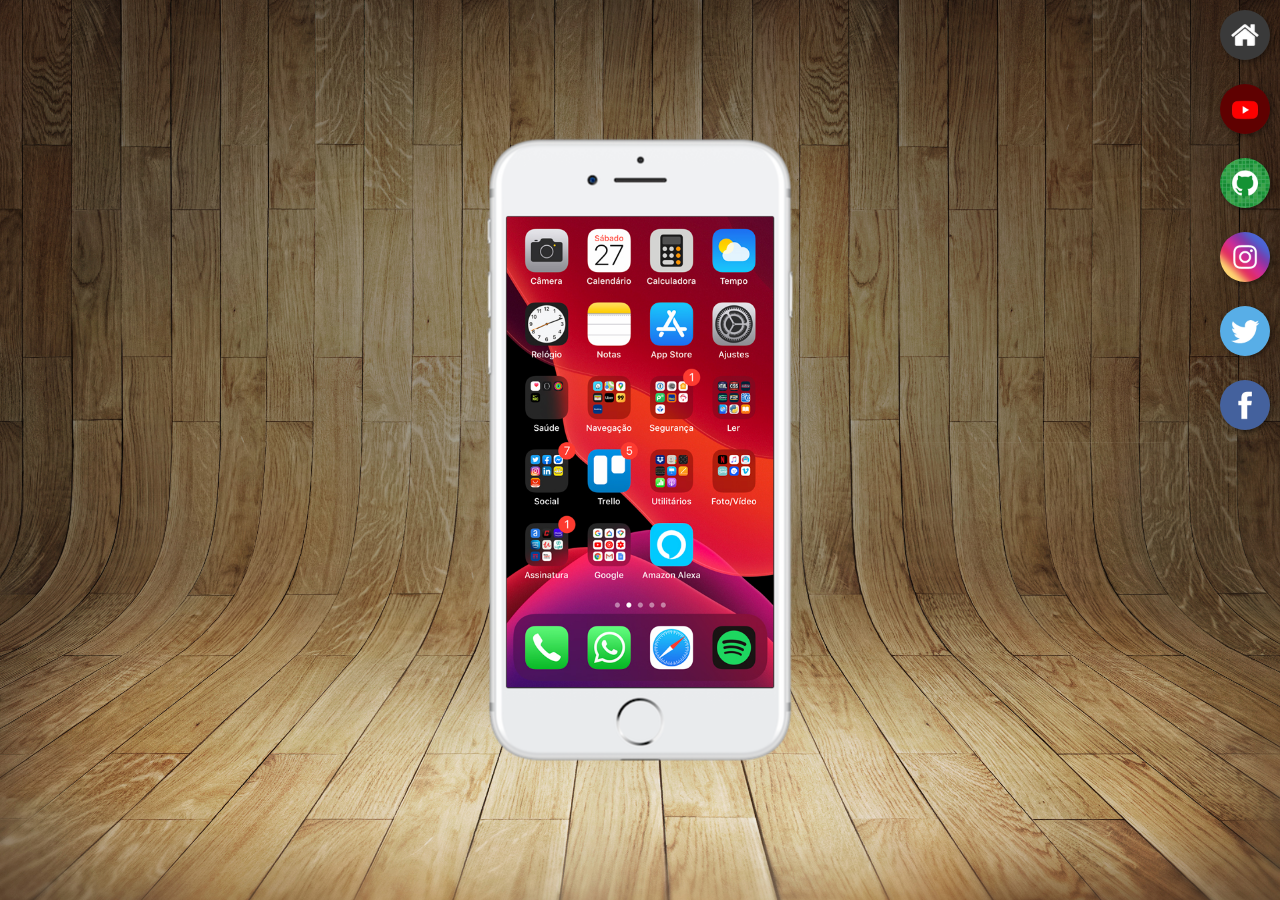
<file: index.html>
<!DOCTYPE html>
<html lang="pt-br">
<head>
    <meta charset="UTF-8">
    <meta name="viewport" content="width=device-width, initial-scale=1.0">
    <link rel="shortcut icon" href="favicon.ico" type="image/x-icon">
   <link rel="stylesheet" href="estilos/style.css">
    <title>Projetos redes Sociais</title>
</head>
<body>
<main>
<section id="telefone">
<iframe src="home.html" name="tela " id="tela"  frameborder="0">Seu navegador não é compativel com isso
   </iframe>
</section>
<section id="redes-sociais">
   <a href="home.html" target="tela" ><img src="imagens/logo-home.jpg" alt="home"></a><br>
   <a href="youtube.html" target="tela"><img src="imagens/logo-youtube.jpg" alt="youtube">
</a><br>
   <a href="github.html" target="tela">  <img src="imagens/logo-github.jpg " alt="Github"></a><br>
   <a href="instagram.html" target="tela"><img src="imagens/logo-instagram.jpg" alt="Instagram"></a><br>
   <a href="twitter.html" target="tela"  ><img src="imagens/logo-twitter.jpg" alt="twitter"></a><br>
   <a href="facebook.html" target="tela"> <img src="imagens/logo-facebook.jpg" alt="Facebook"></a>

</section>
</main>
</body>
</html>
</file>
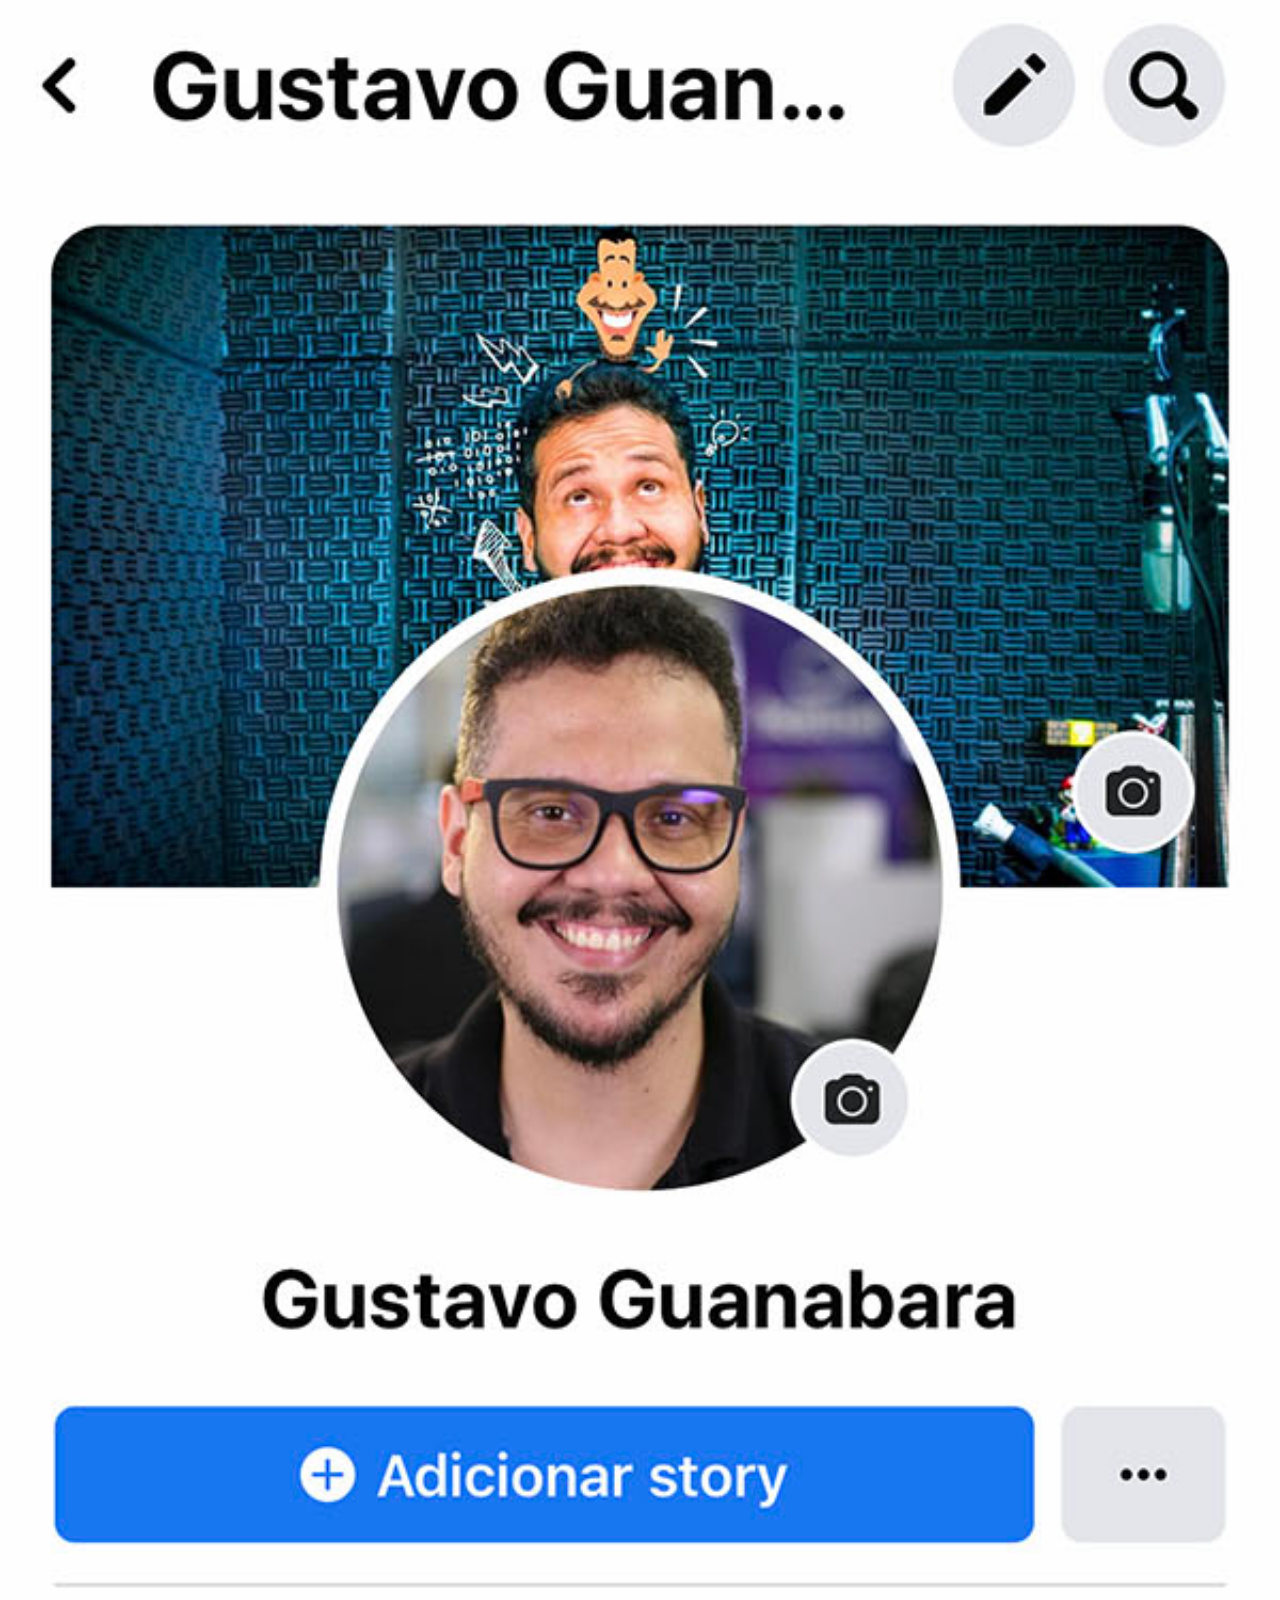
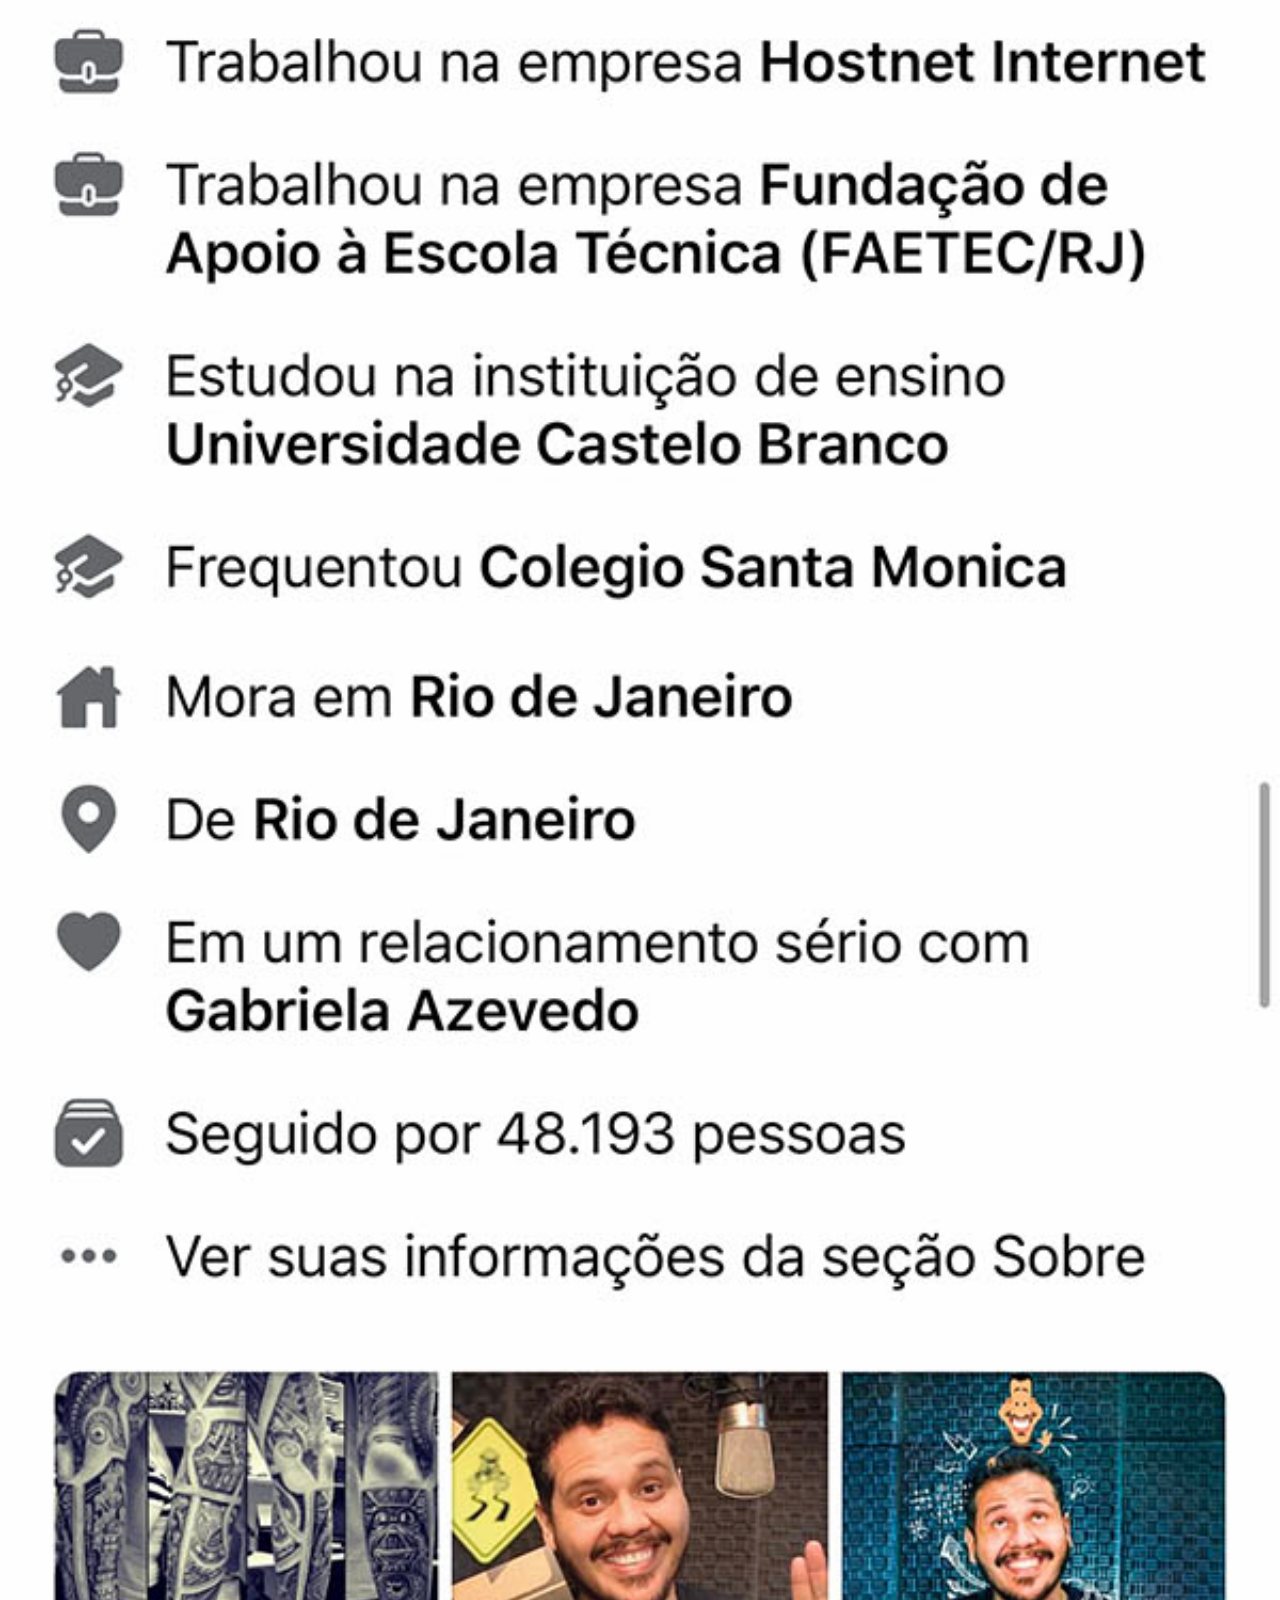
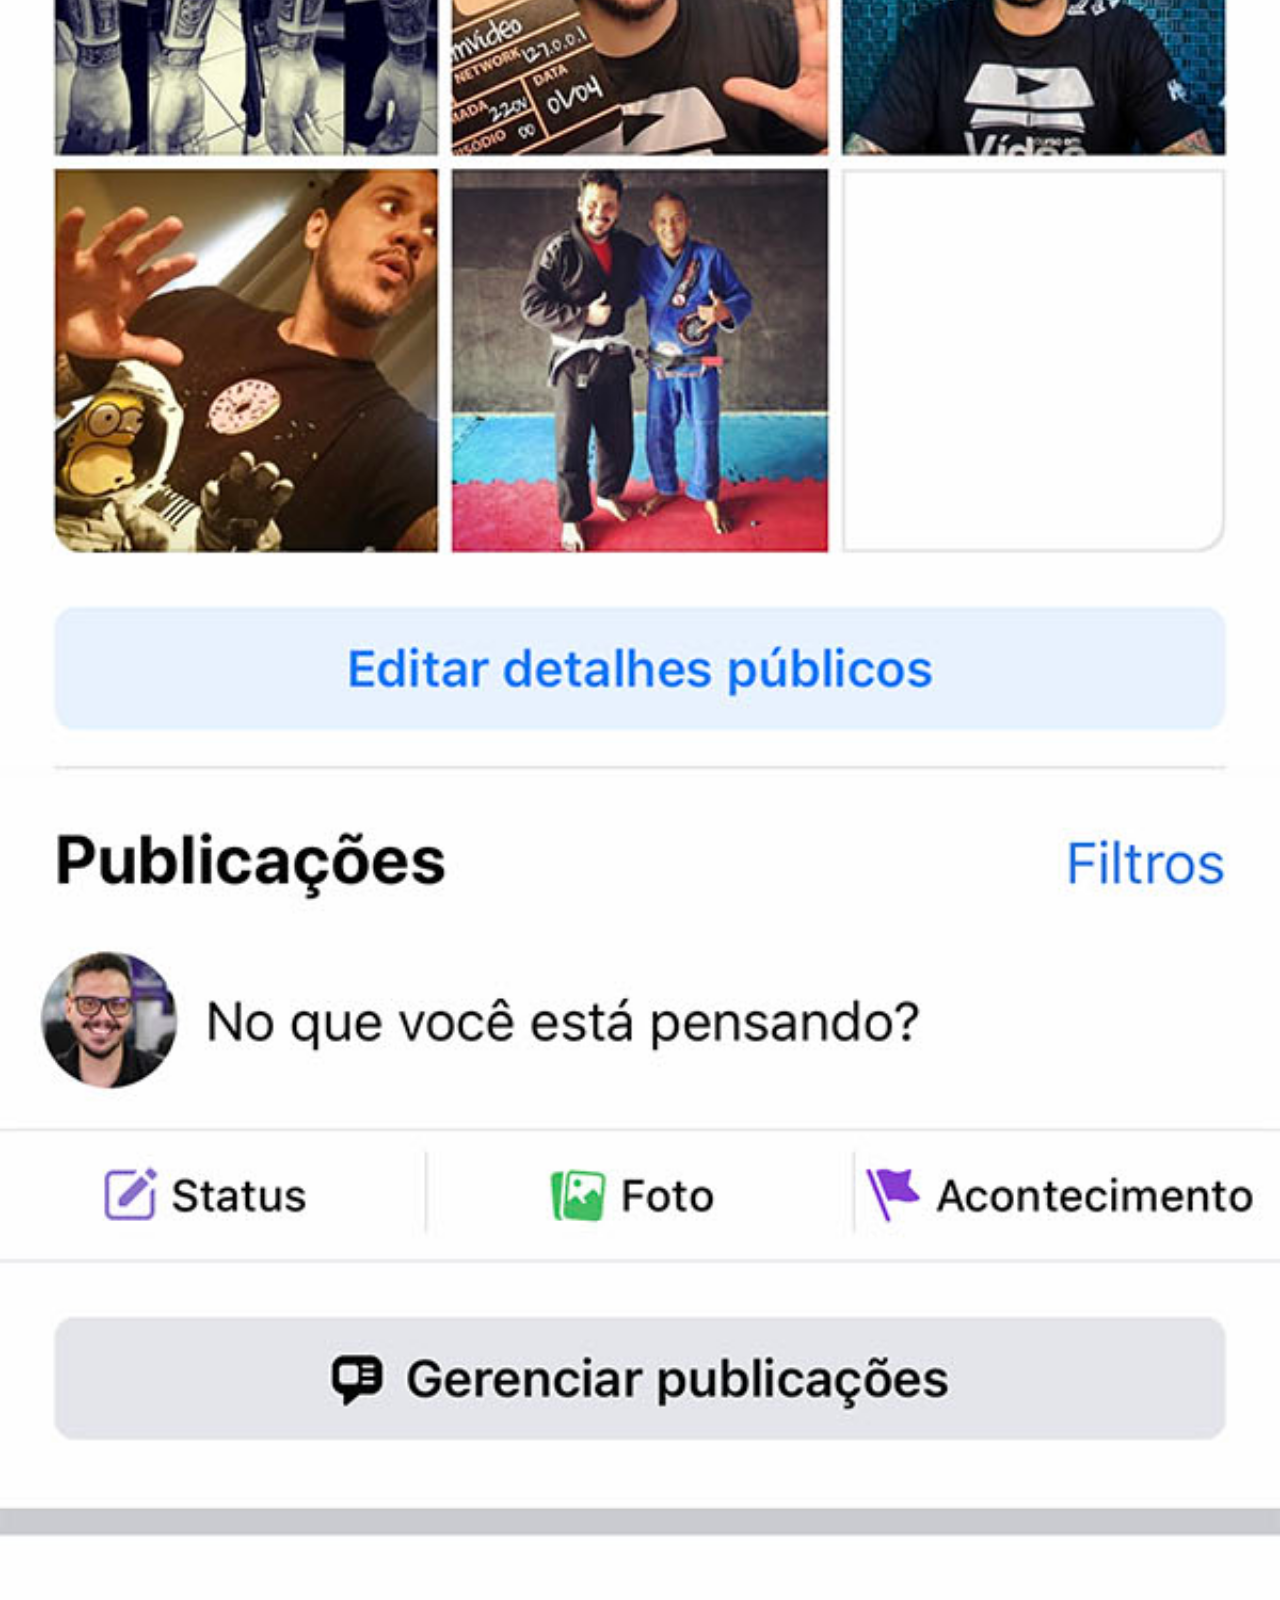
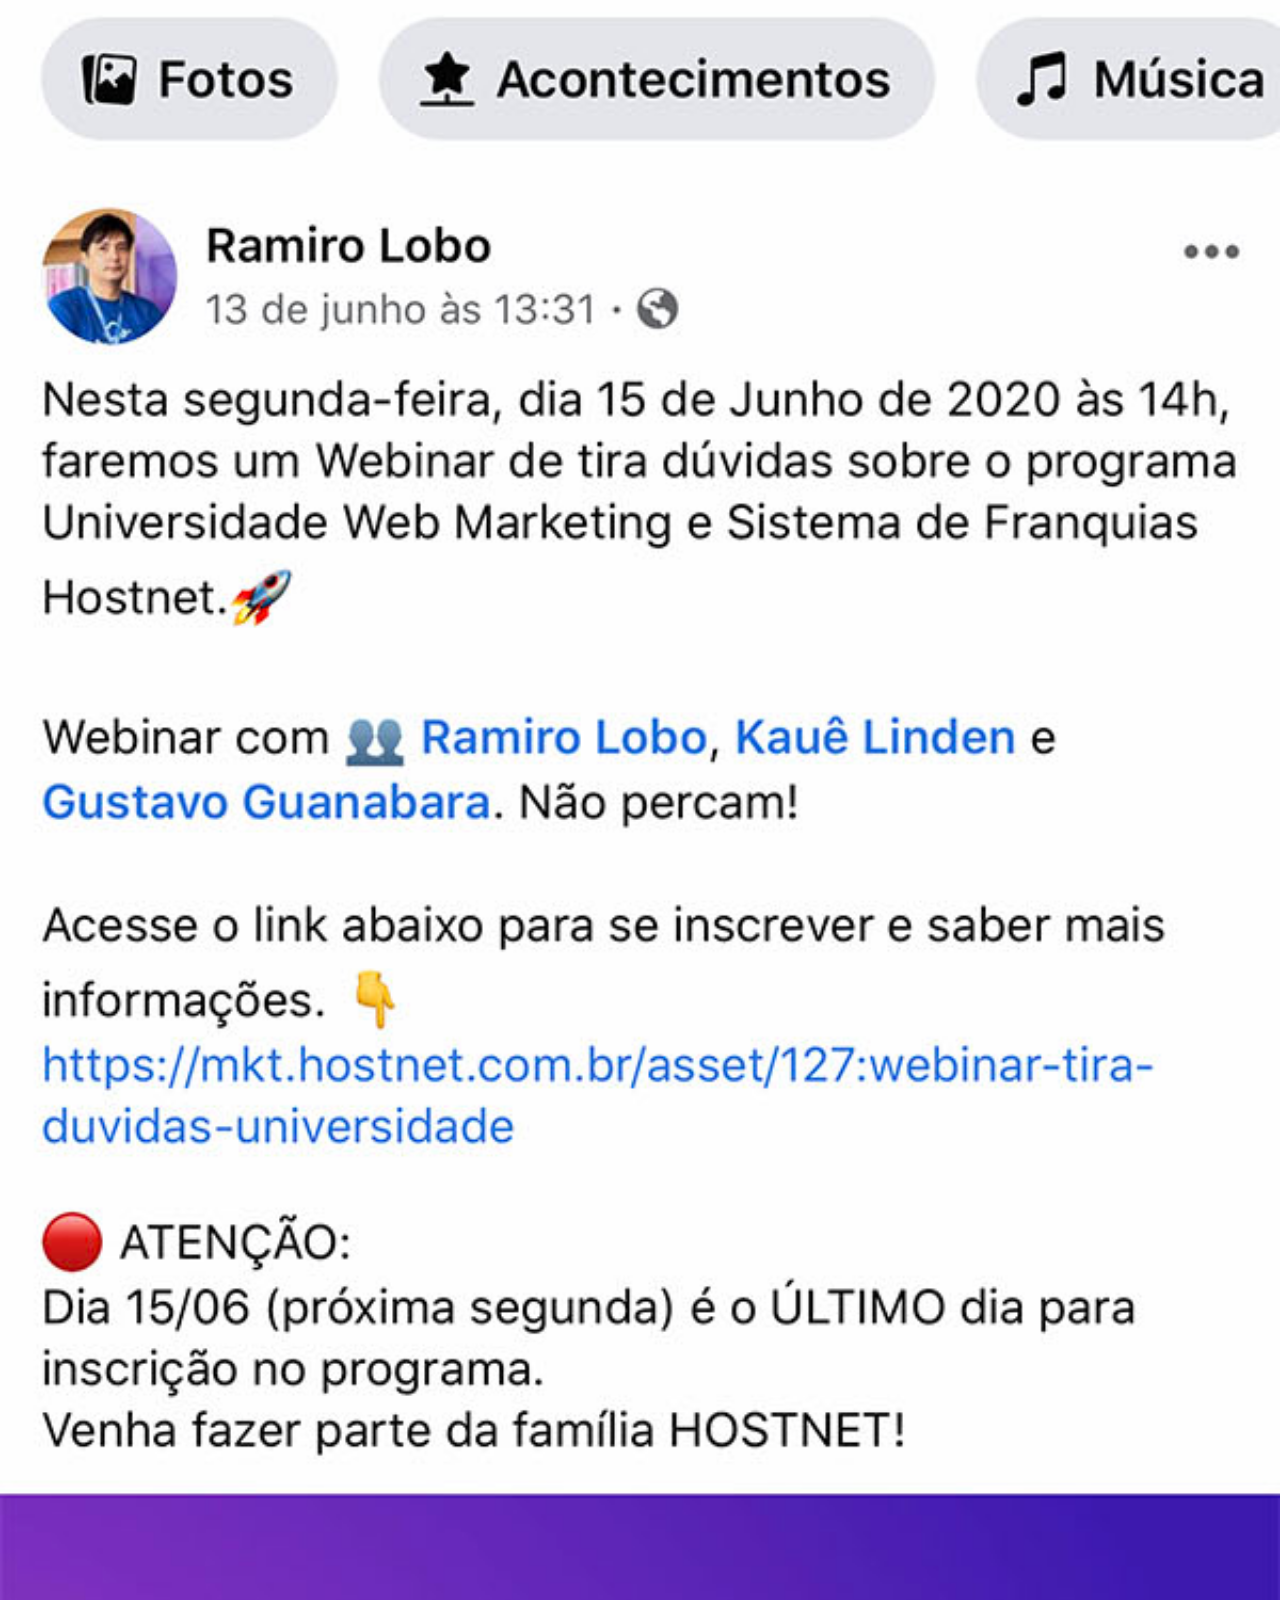
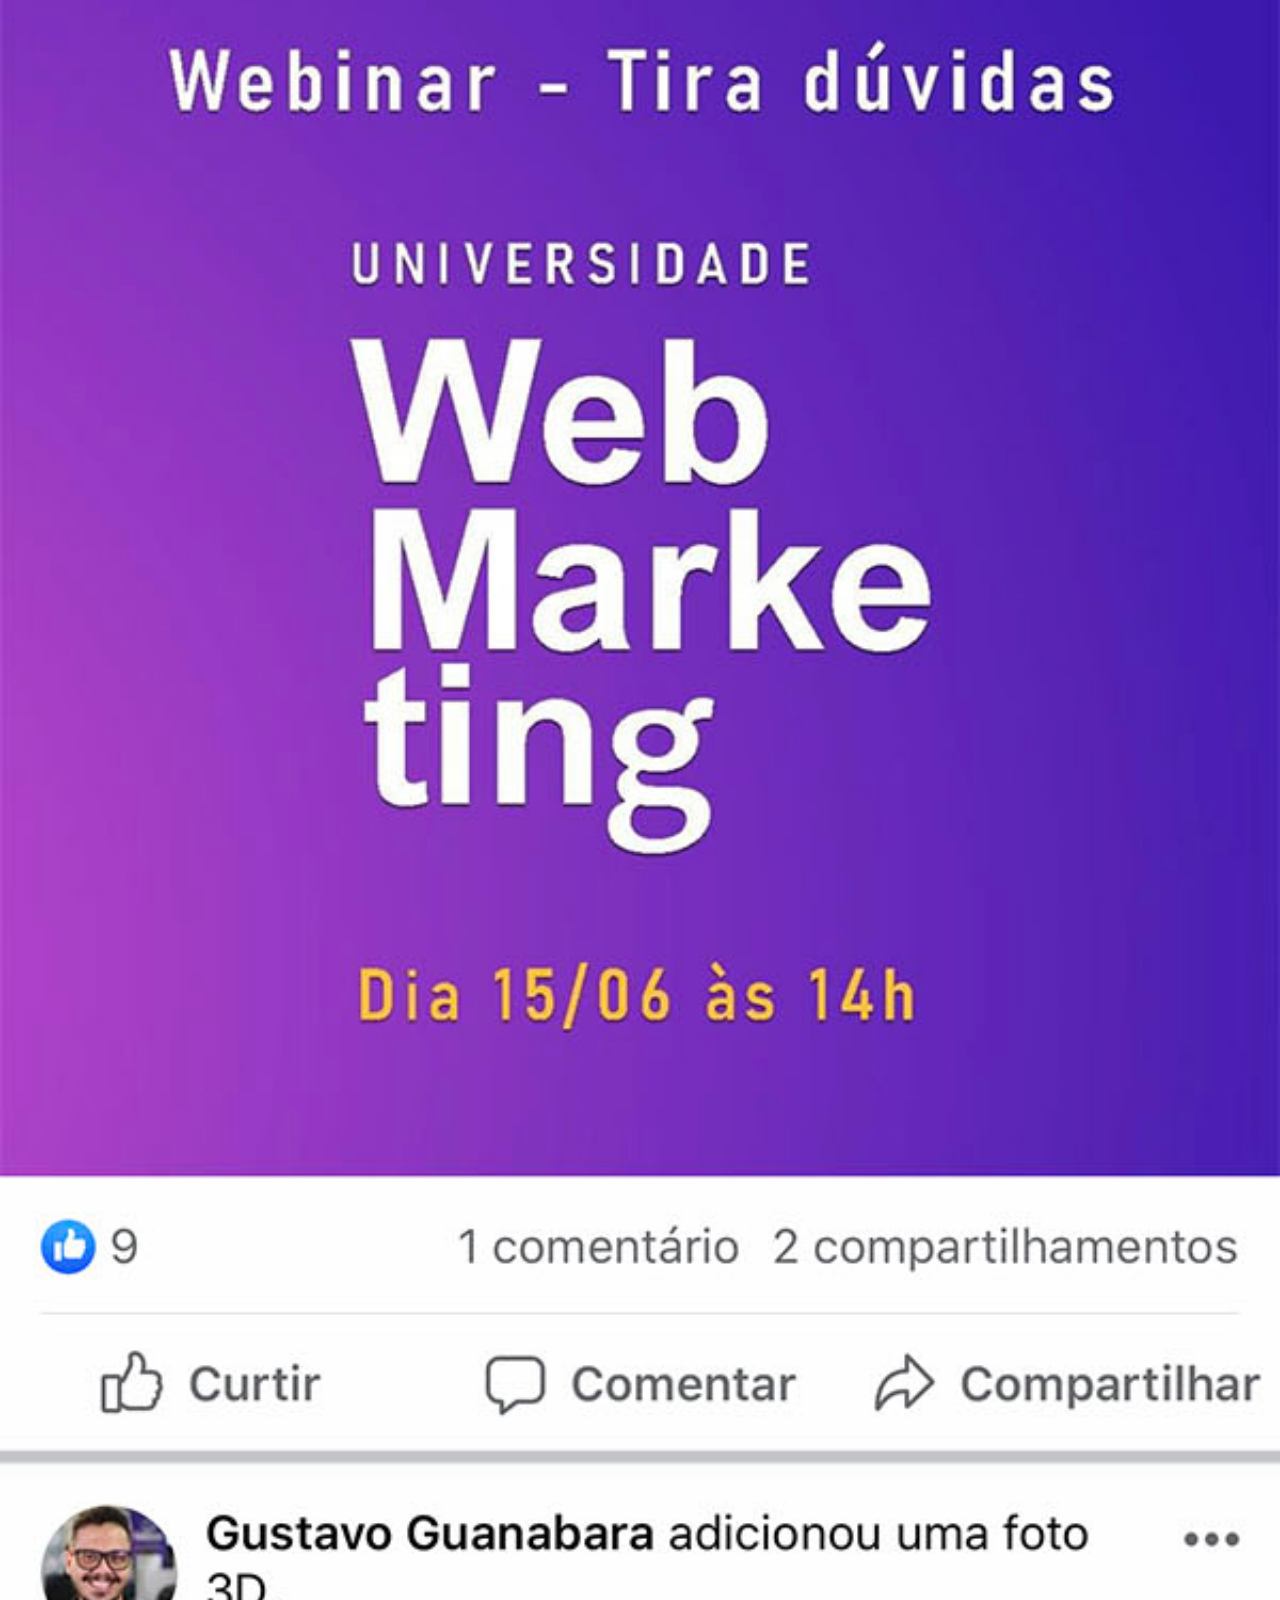
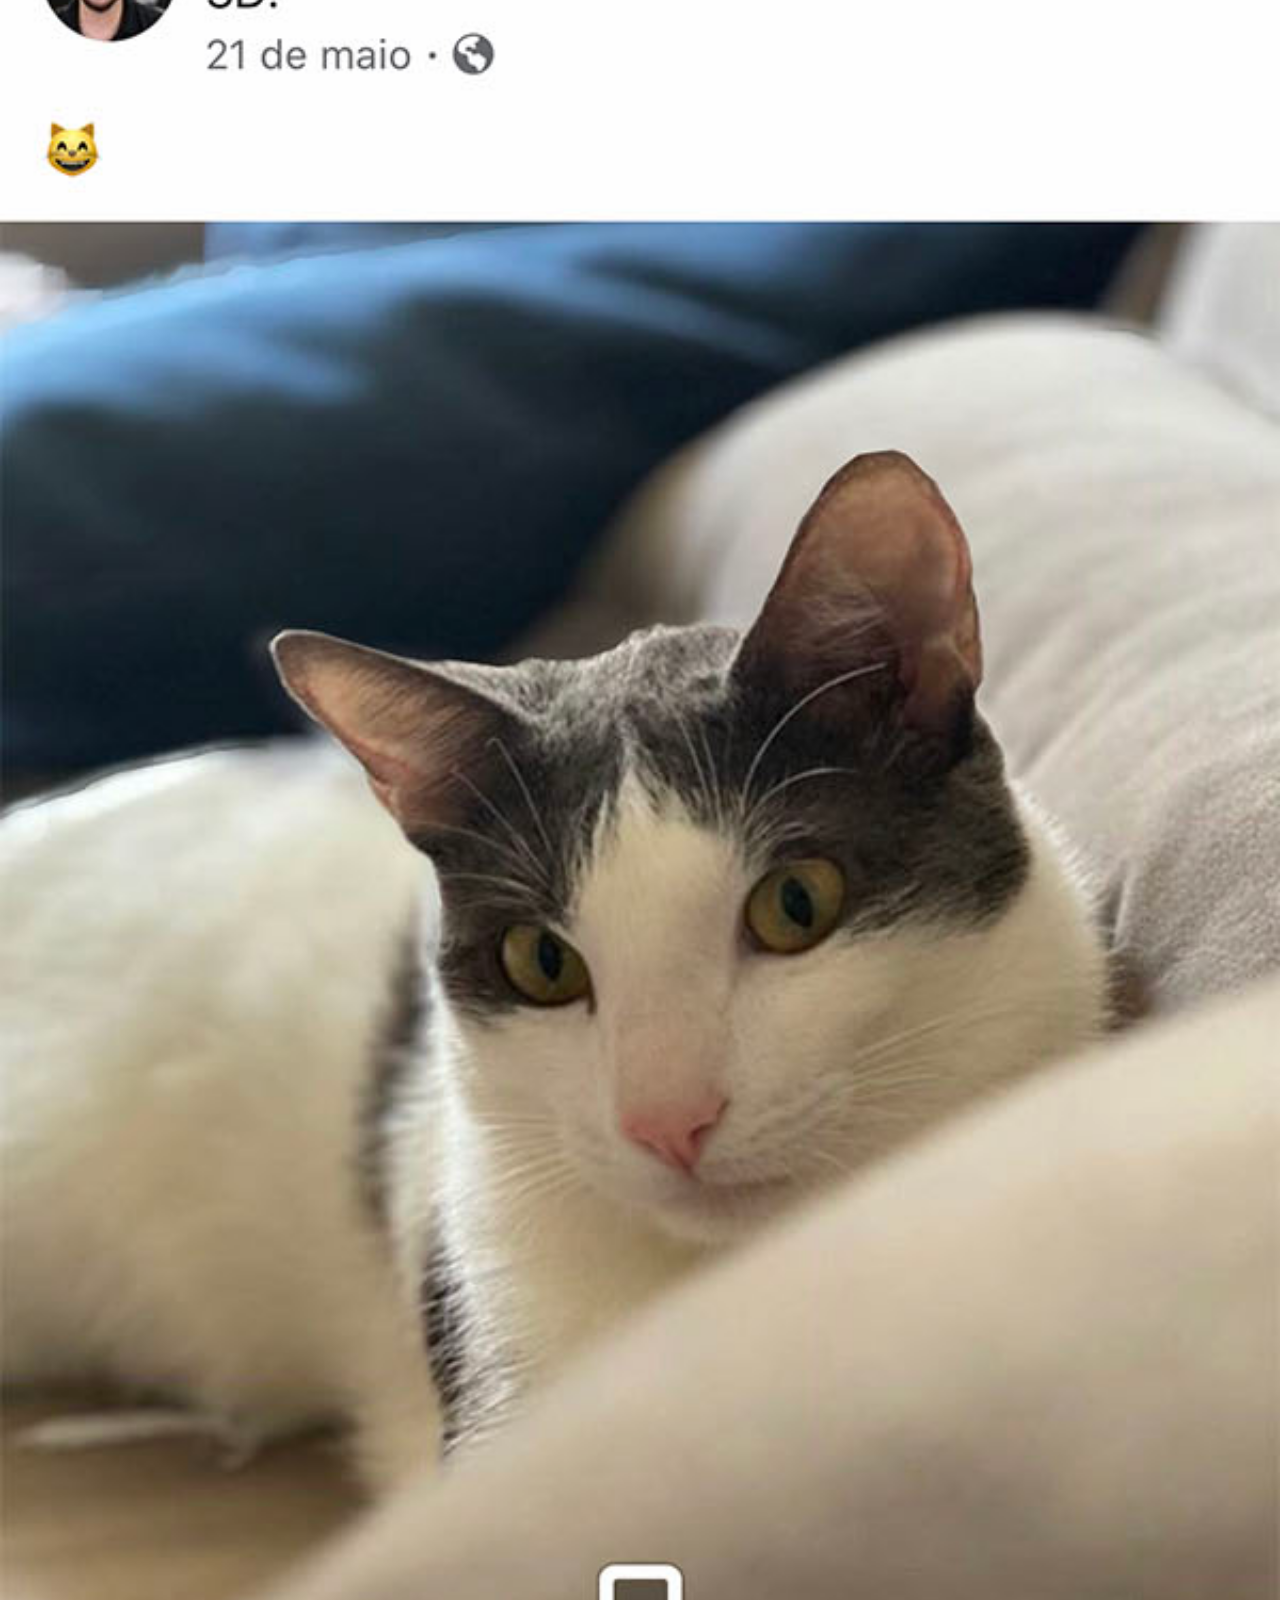
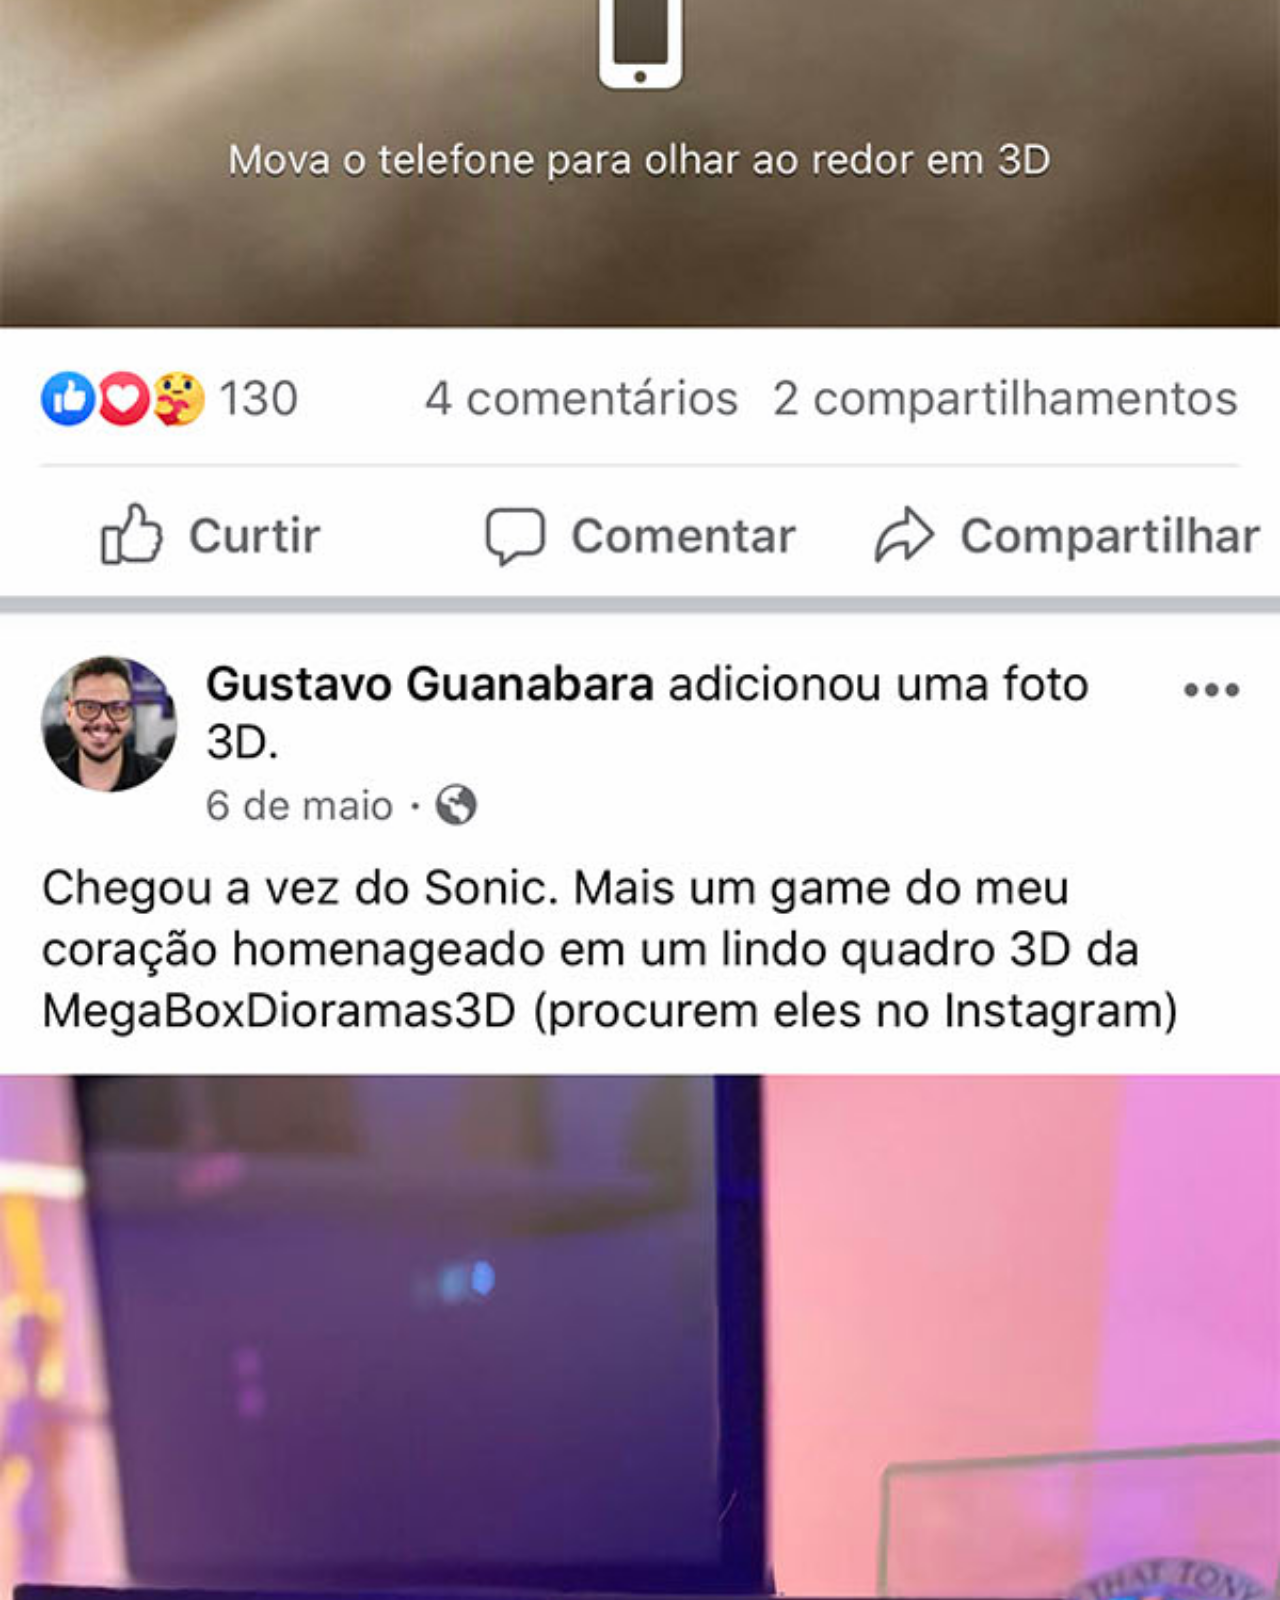
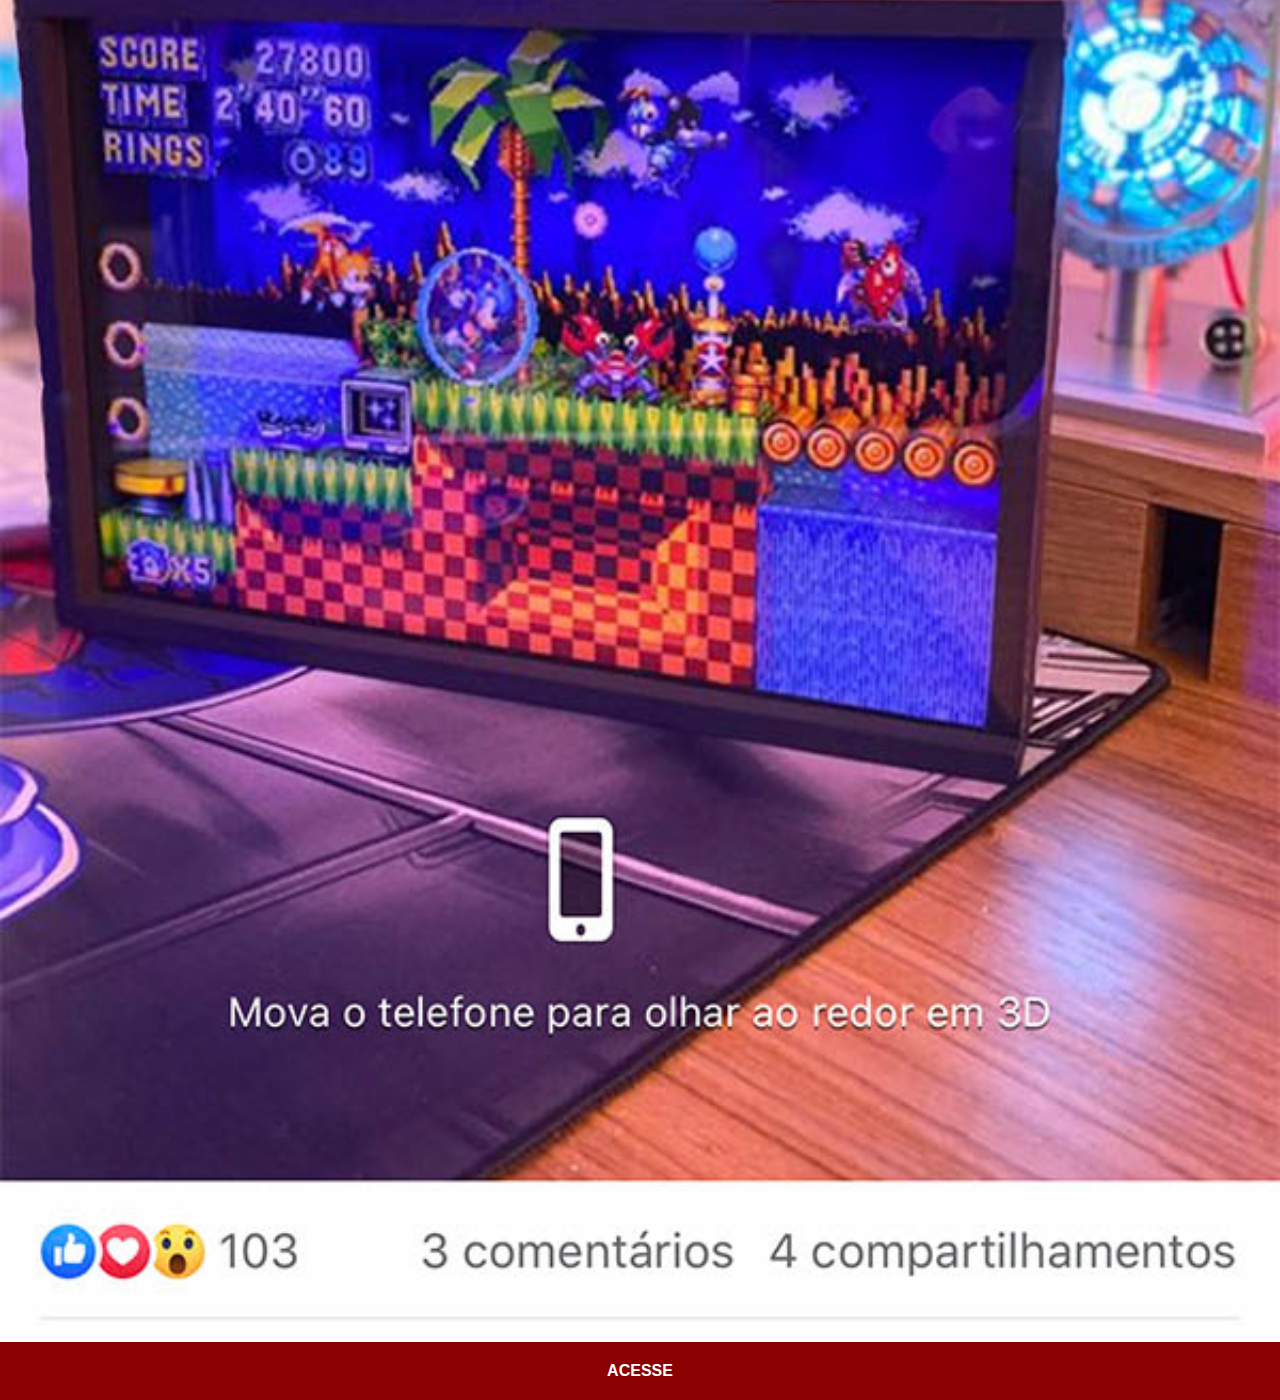
<file: facebook.html>
<!DOCTYPE html>
<html lang="en">
<head>
    <meta charset="UTF-8">
    <meta name="viewport" content="width=device-width, initial-scale=1.0">
    <title>Facebook</title>
    <link rel="stylesheet" href="estilos/social.css">

</head>
<body>
  <img src="imagens/tela-facebook.jpg" alt="Facebook">
  <a href="https://www.facebook.com/gustavoguanabara/?locale=pt_BR" target="_blank">ACESSE</a>  
</body>
</html>
</file>
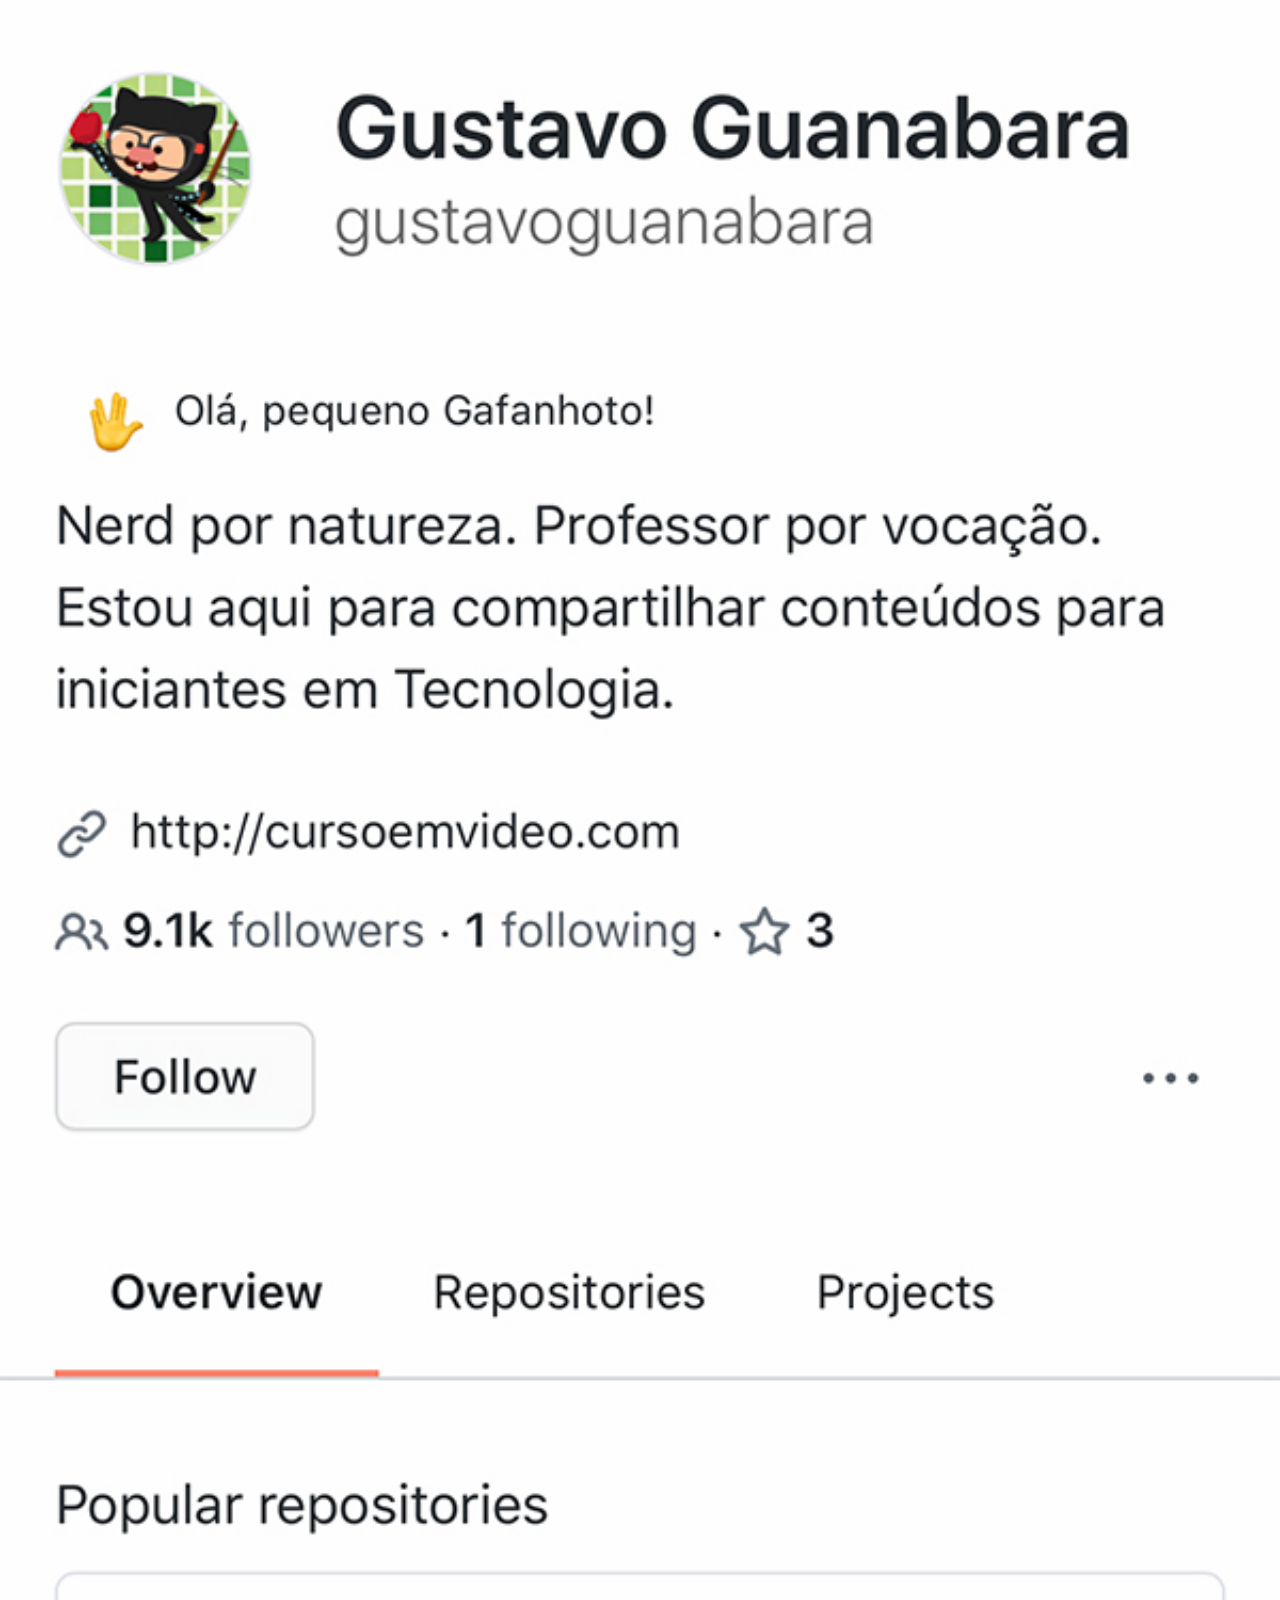
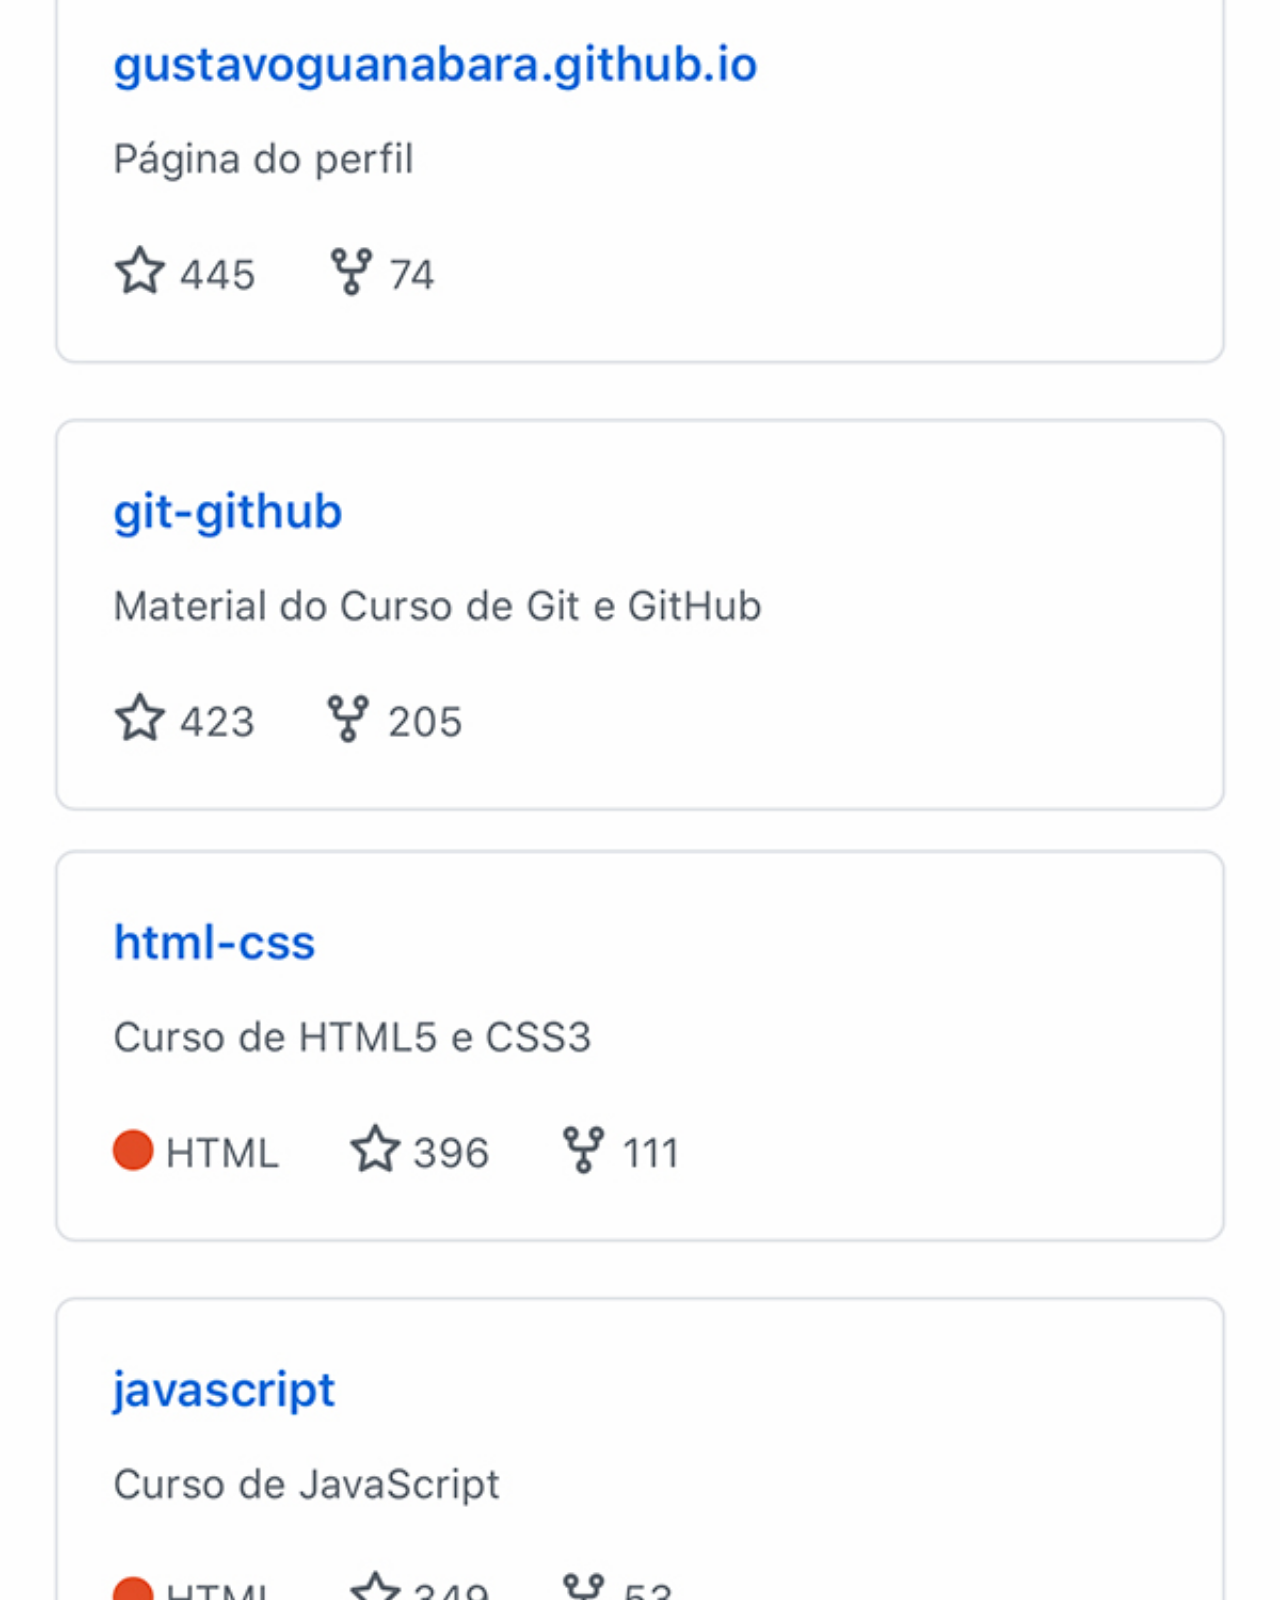
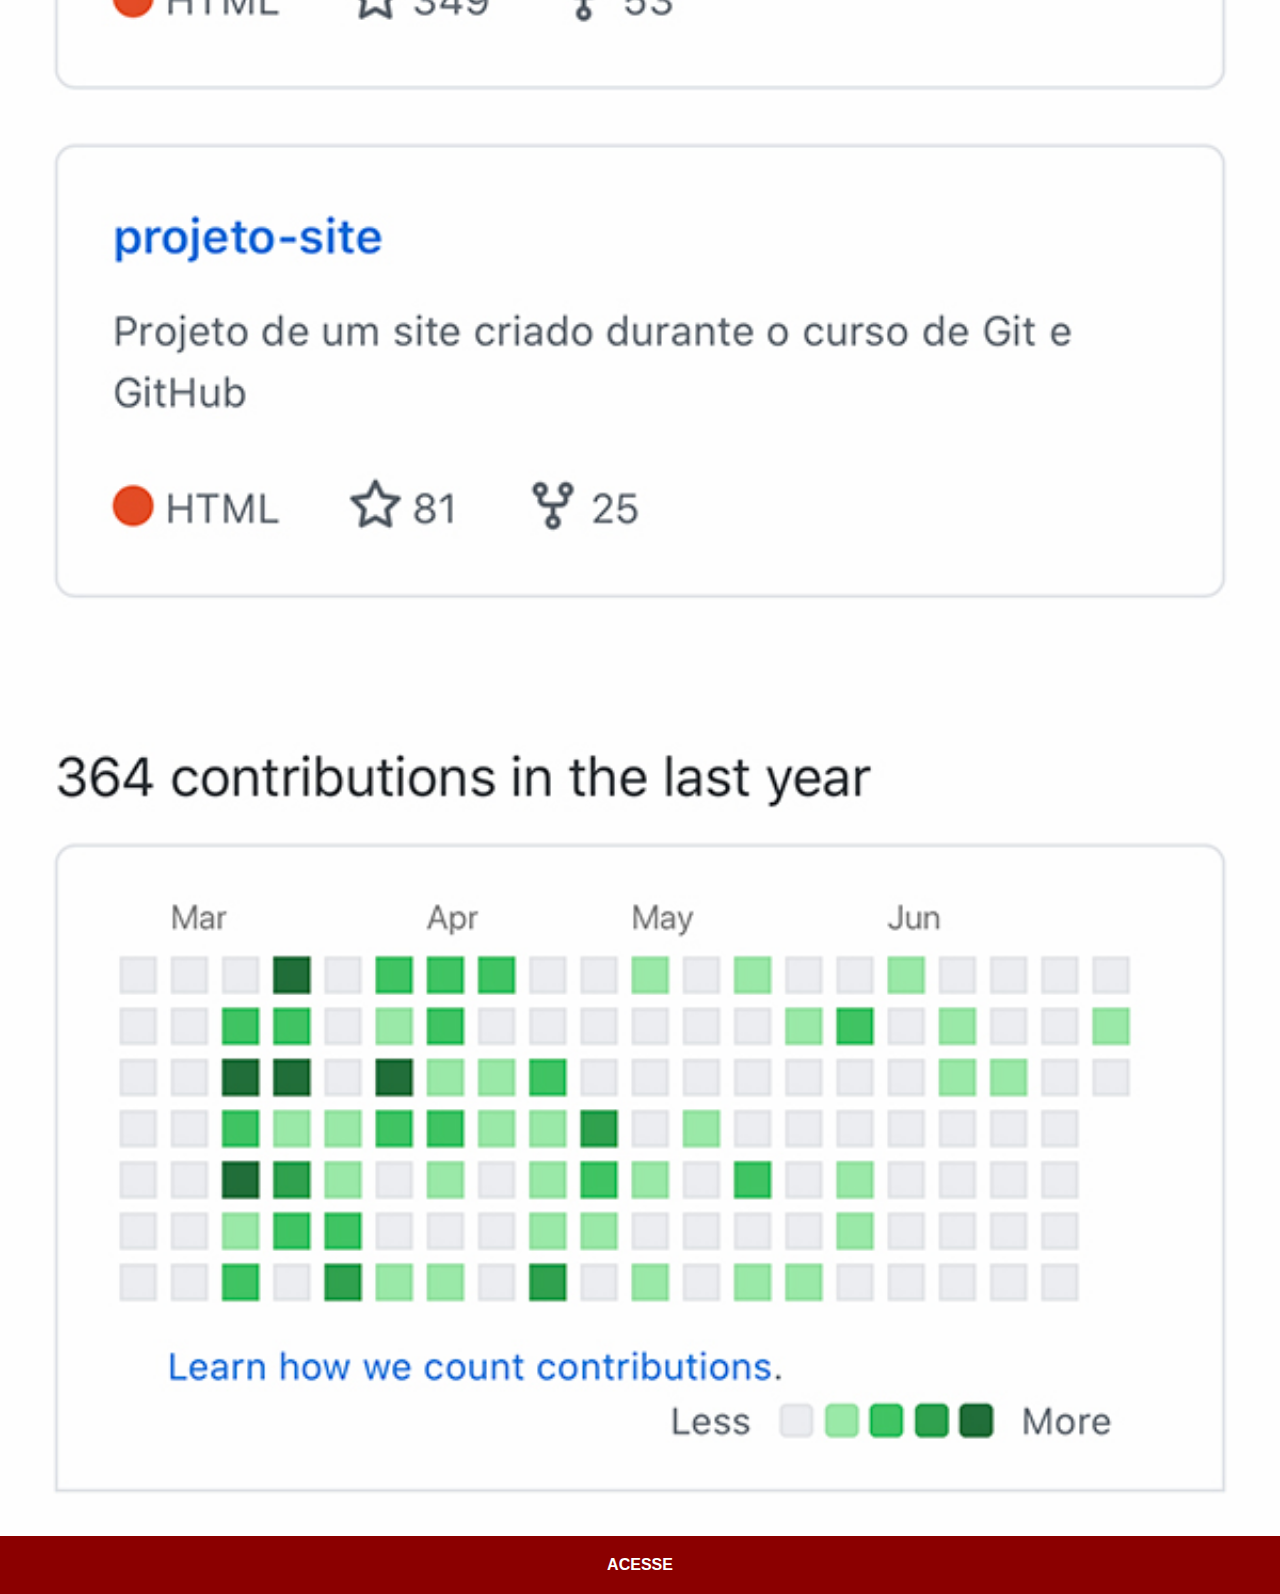
<file: github.html>
<!DOCTYPE html>
<html lang="pt-br">
<head>
    <meta charset="UTF-8">
    <meta name="viewport" content="width=device-width, initial-scale=1.0">
    <title>Github</title>
    <link rel="stylesheet" href="estilos/social.css">
</head>
<body>
    <img src="imagens/tela-github.jpg" alt="Github">
    <a href="https://github.com/gustavoguanabara" target="_blank">ACESSE</a>
    
</body>
</html>
</file>
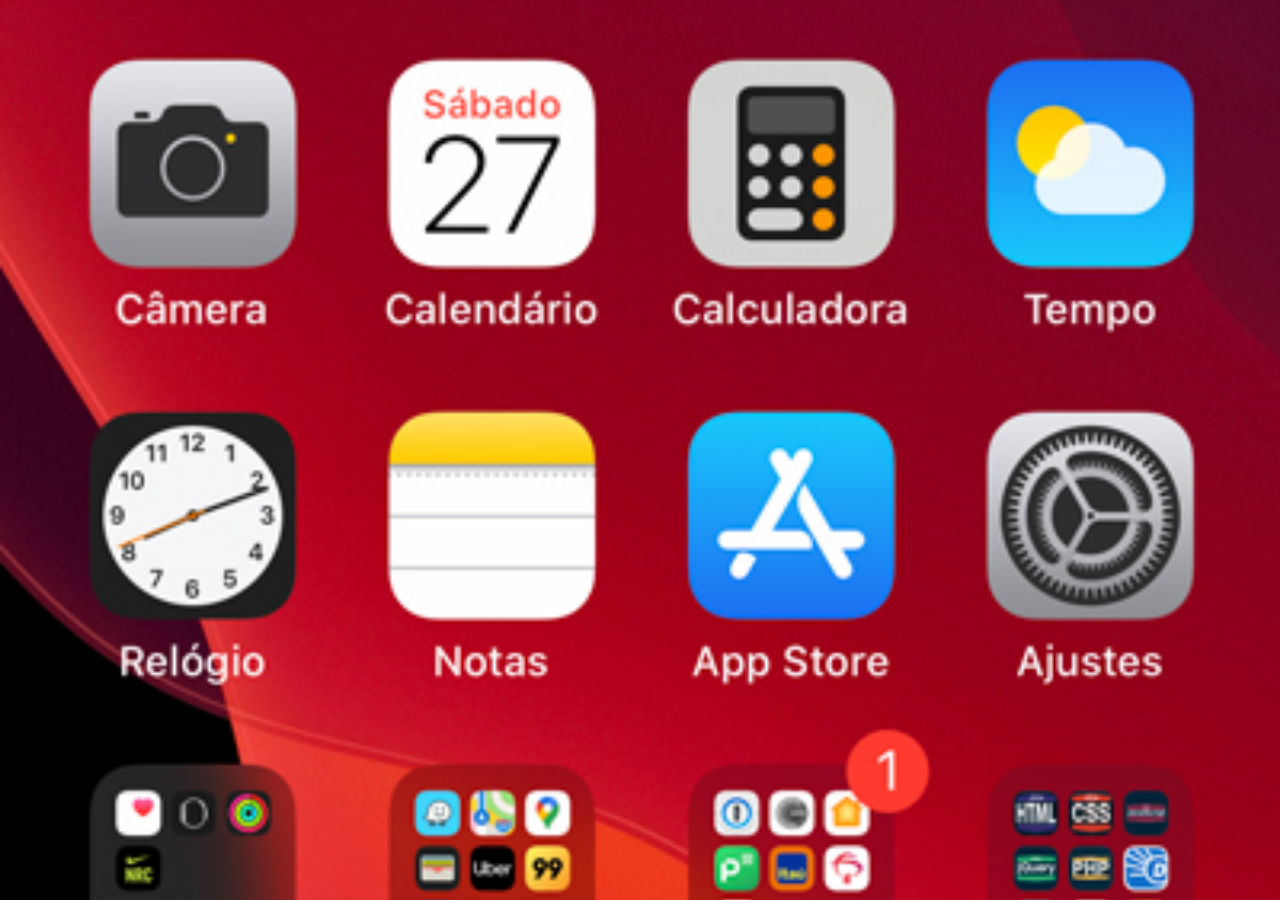
<file: home.html>
<!DOCTYPE html>
<html lang="pt-br">
<head>
    <meta charset="UTF-8">
    <meta name="viewport" content="width=device-width, initial-scale=1.0">
    <title>Home</title>
</head>
<style>
*{
margin: 0px;
padding: 0px;
}
body {  
height:100vh;
width:100vw;
background: black url('imagens/tela-home.jpg') no-repeat top center;
background-size: cover;
}
</style>
<body>
    
</body>
</html>
</file>
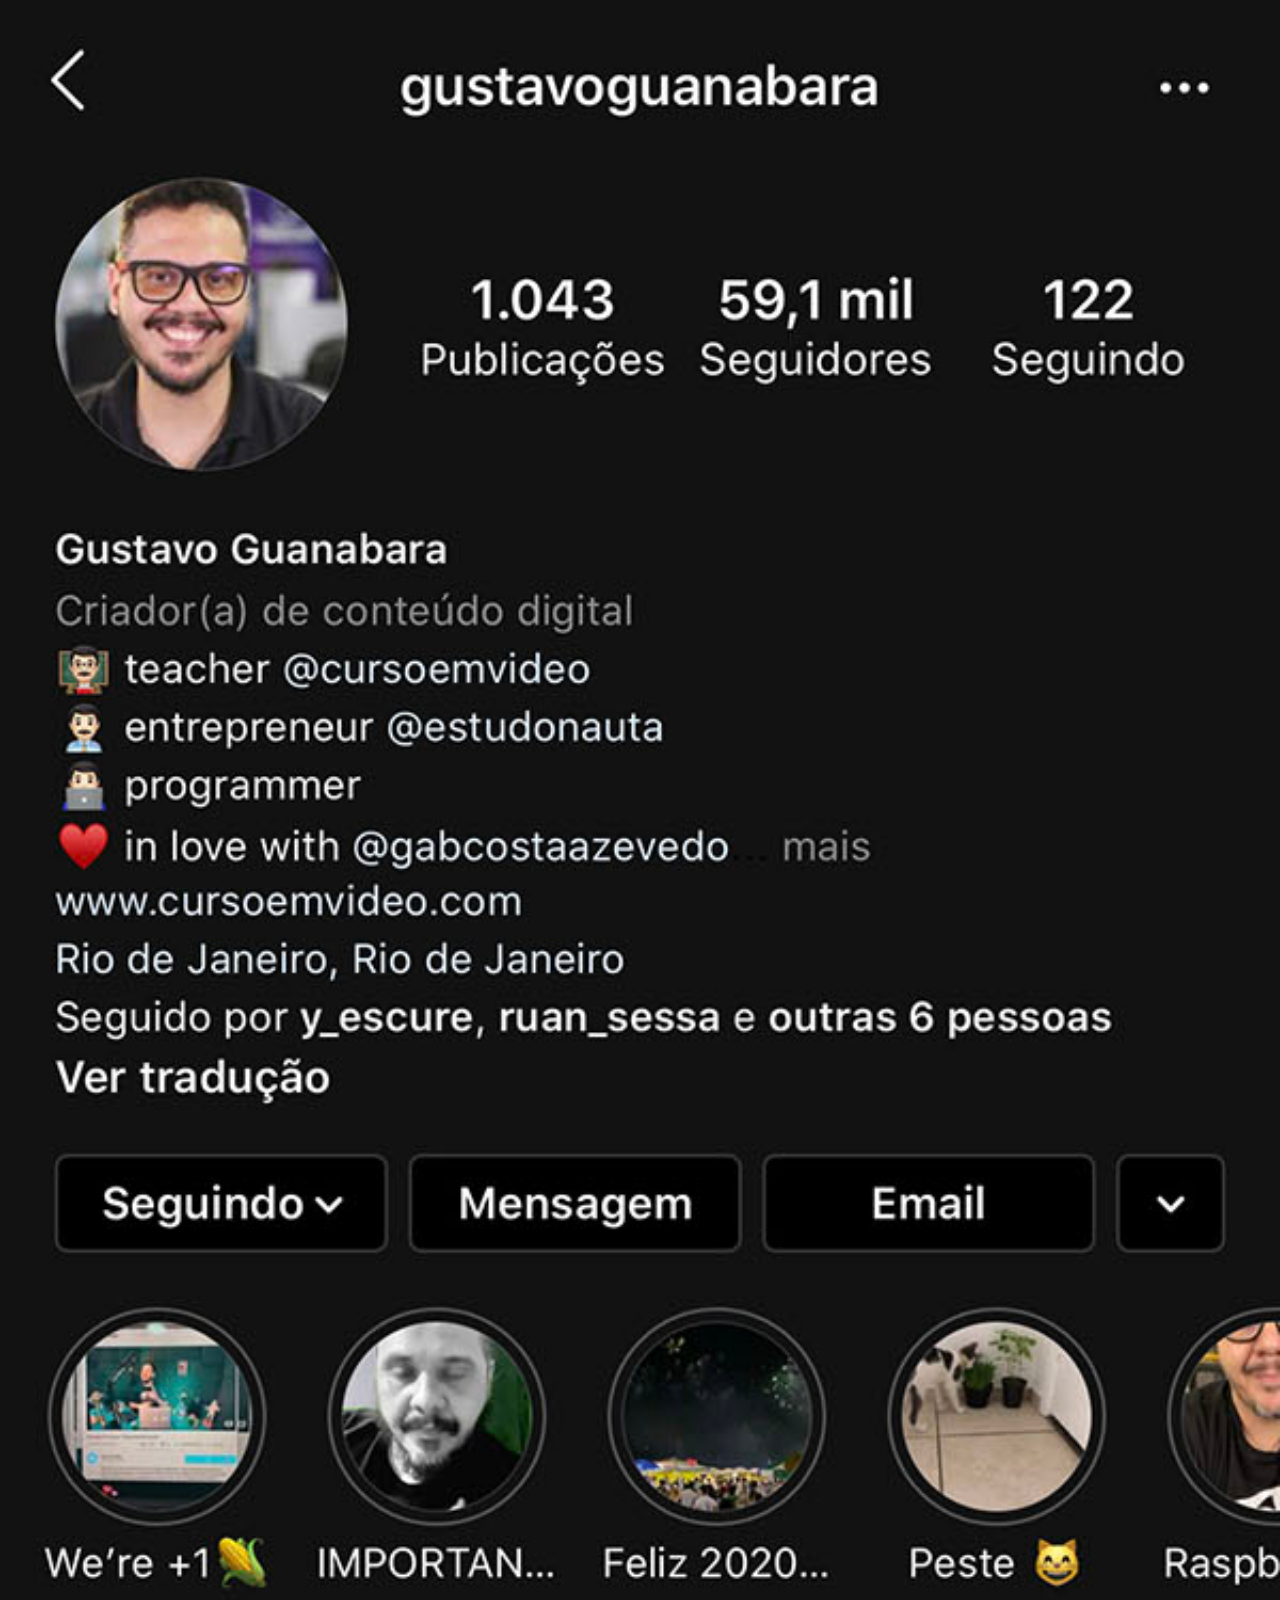
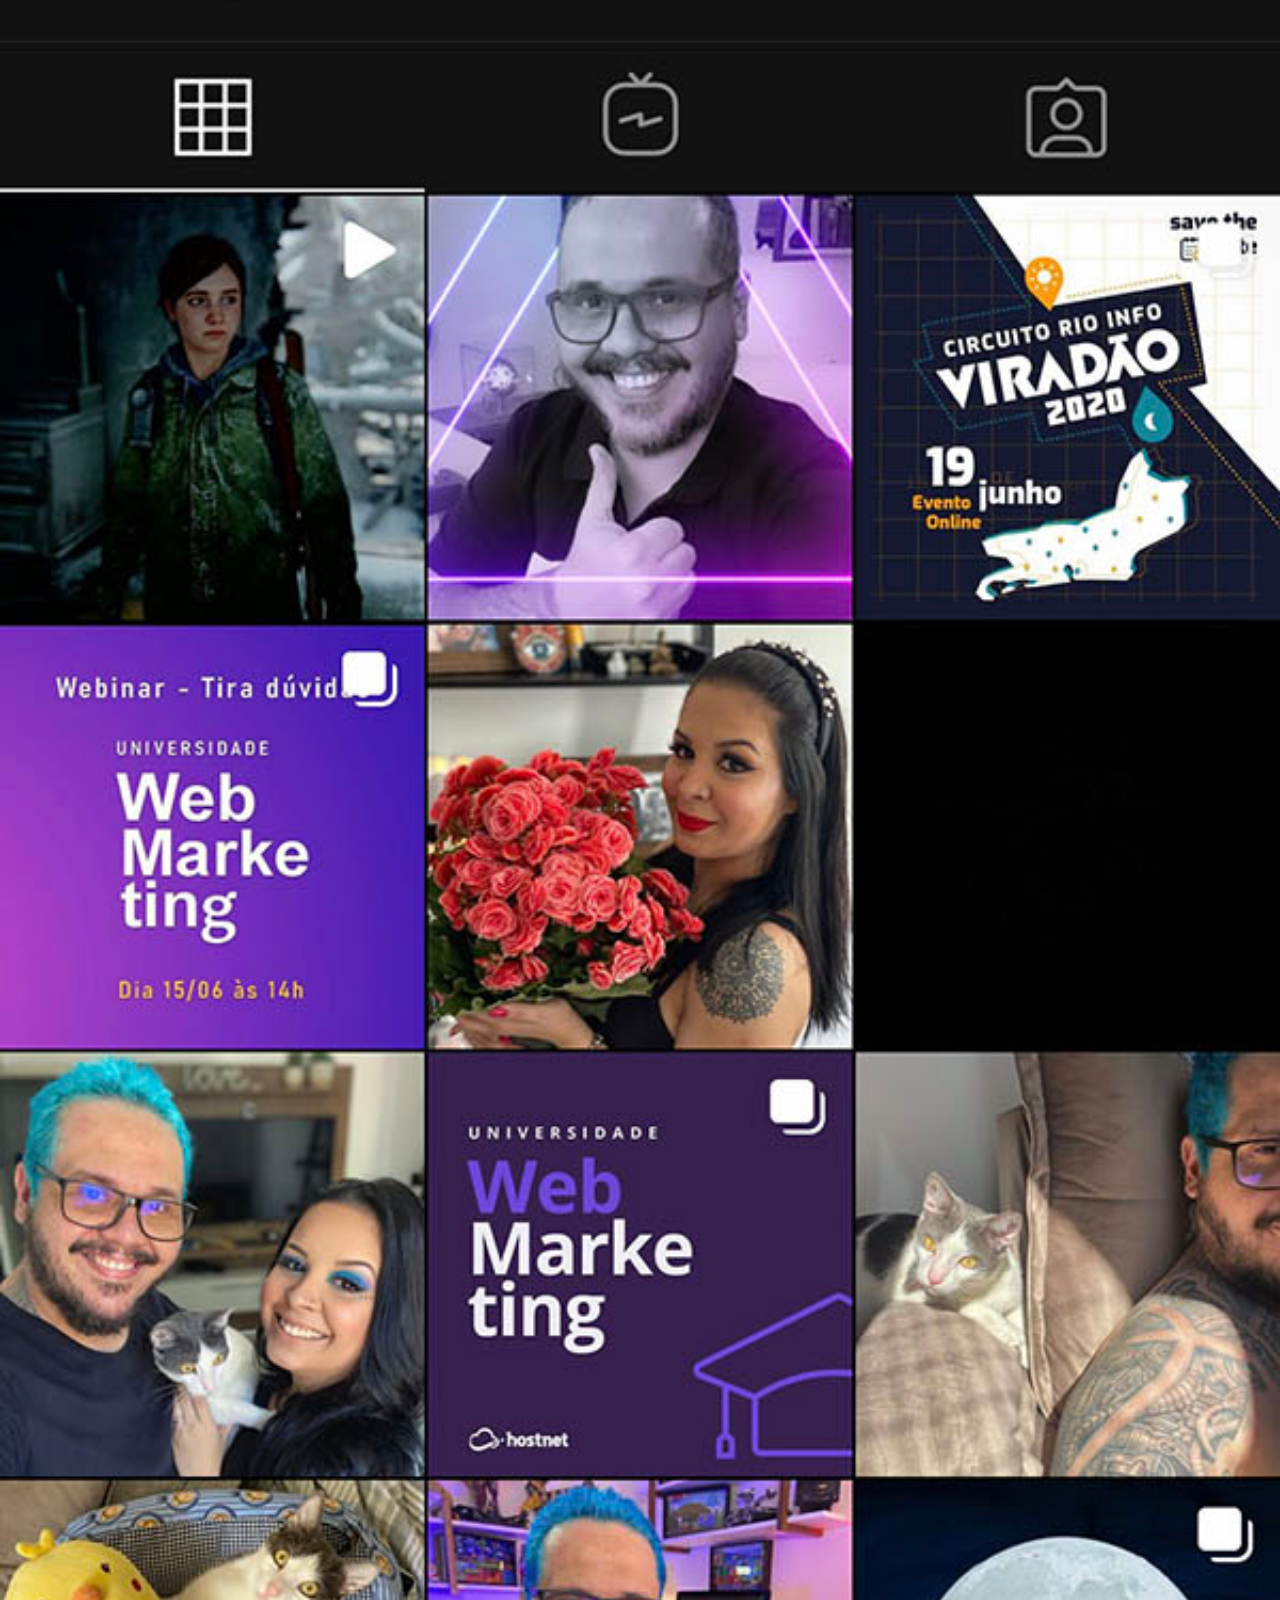
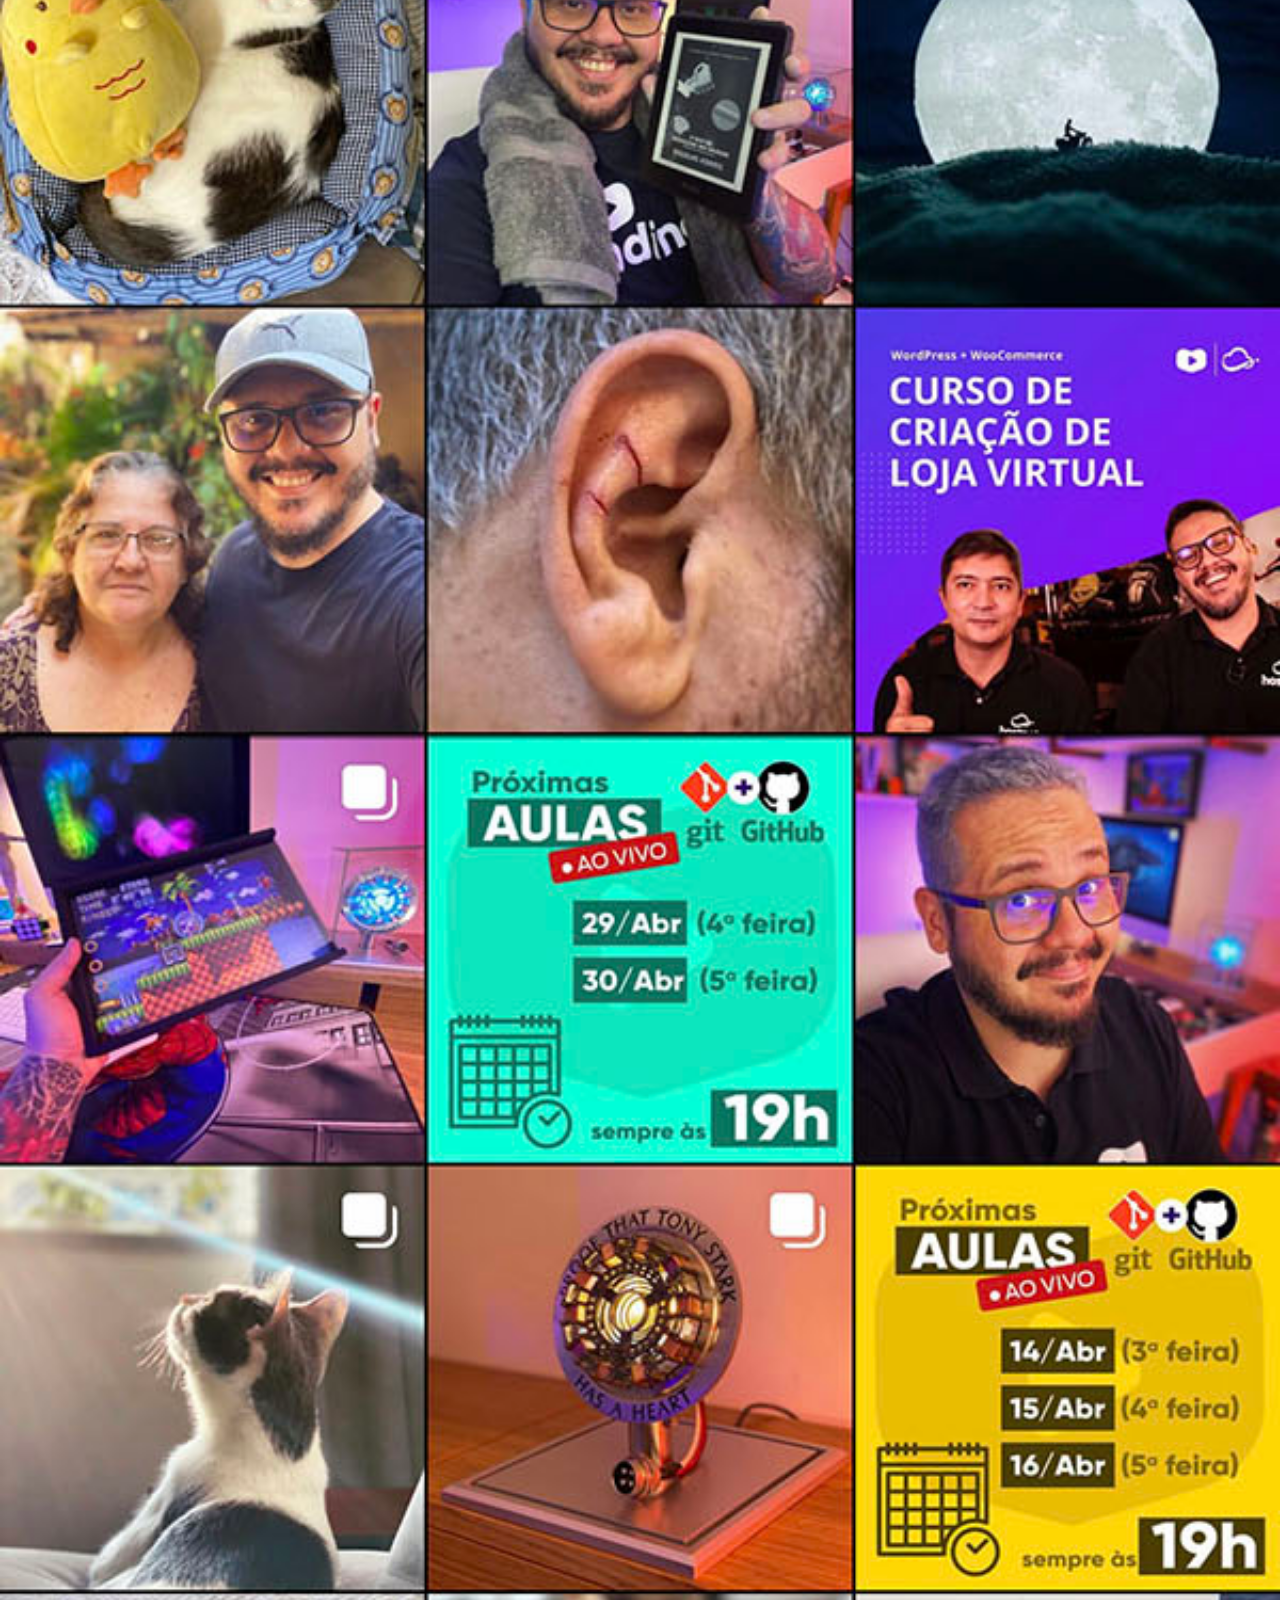
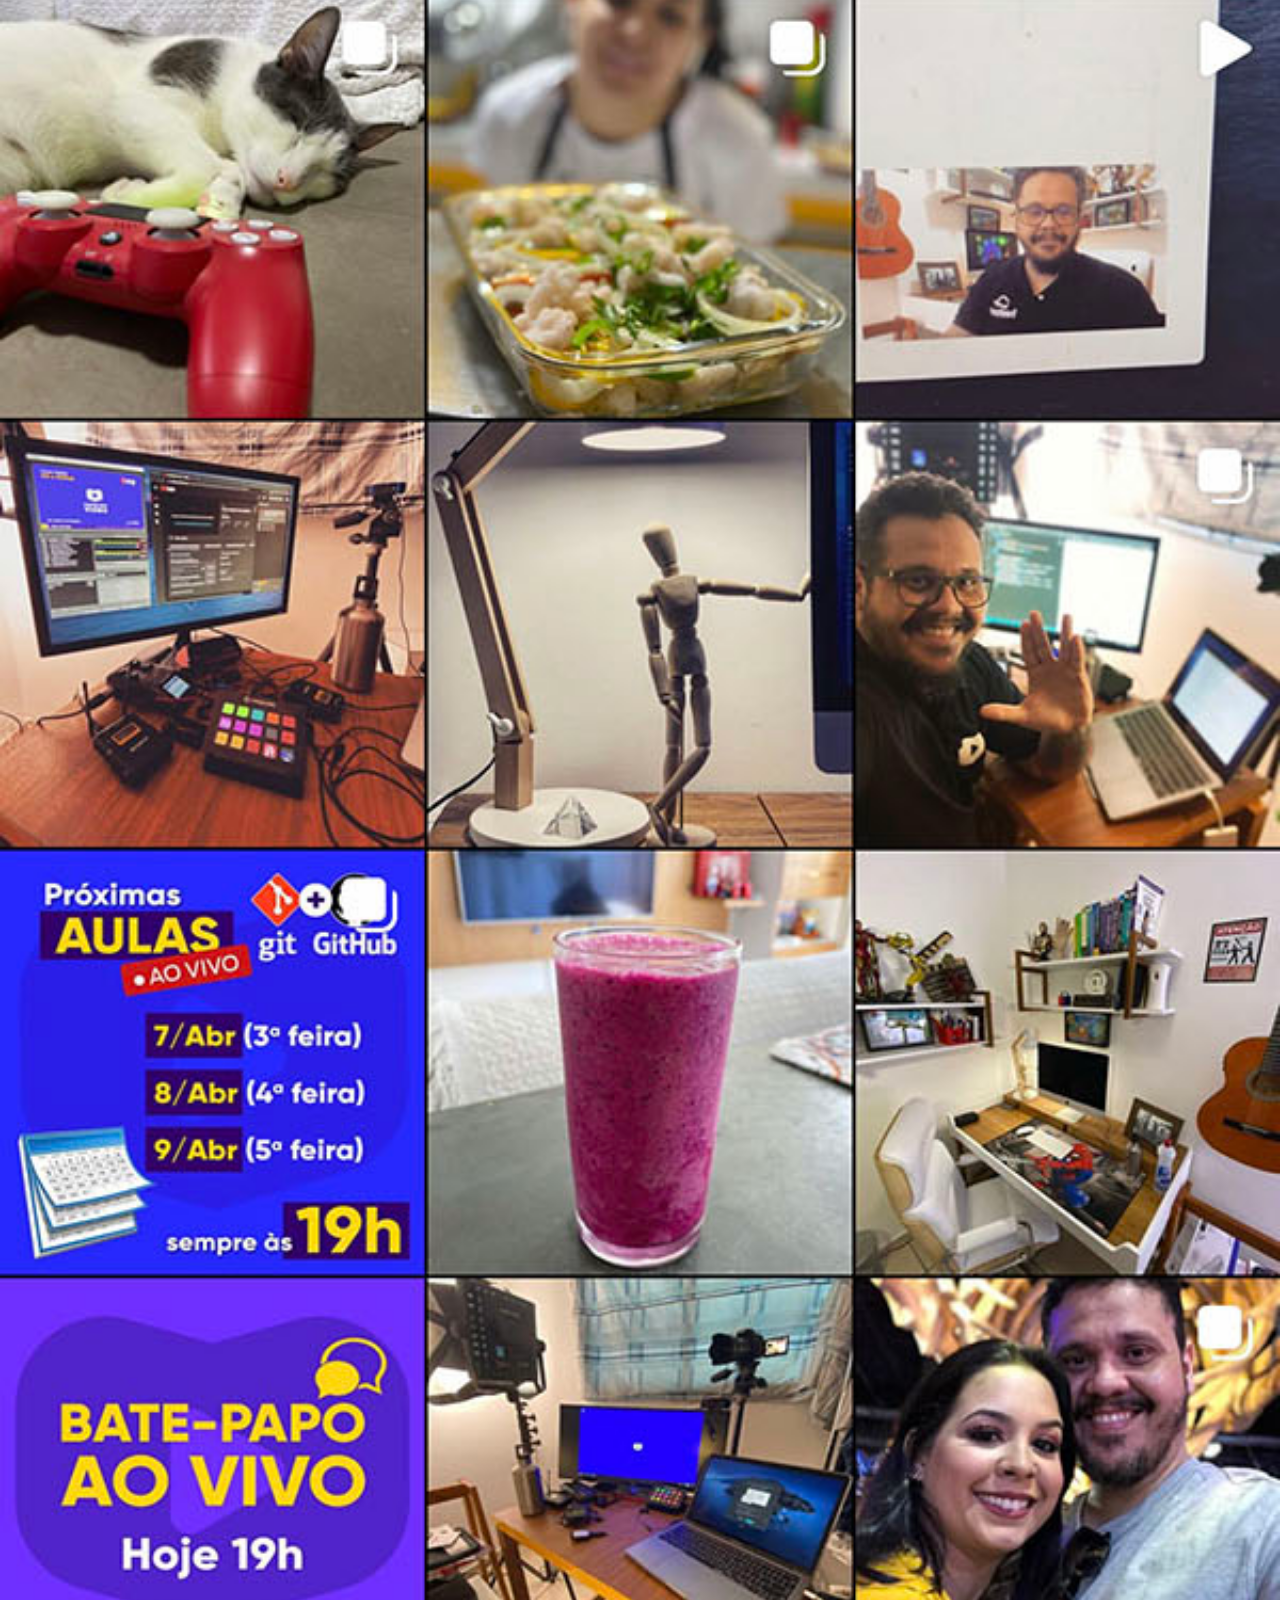
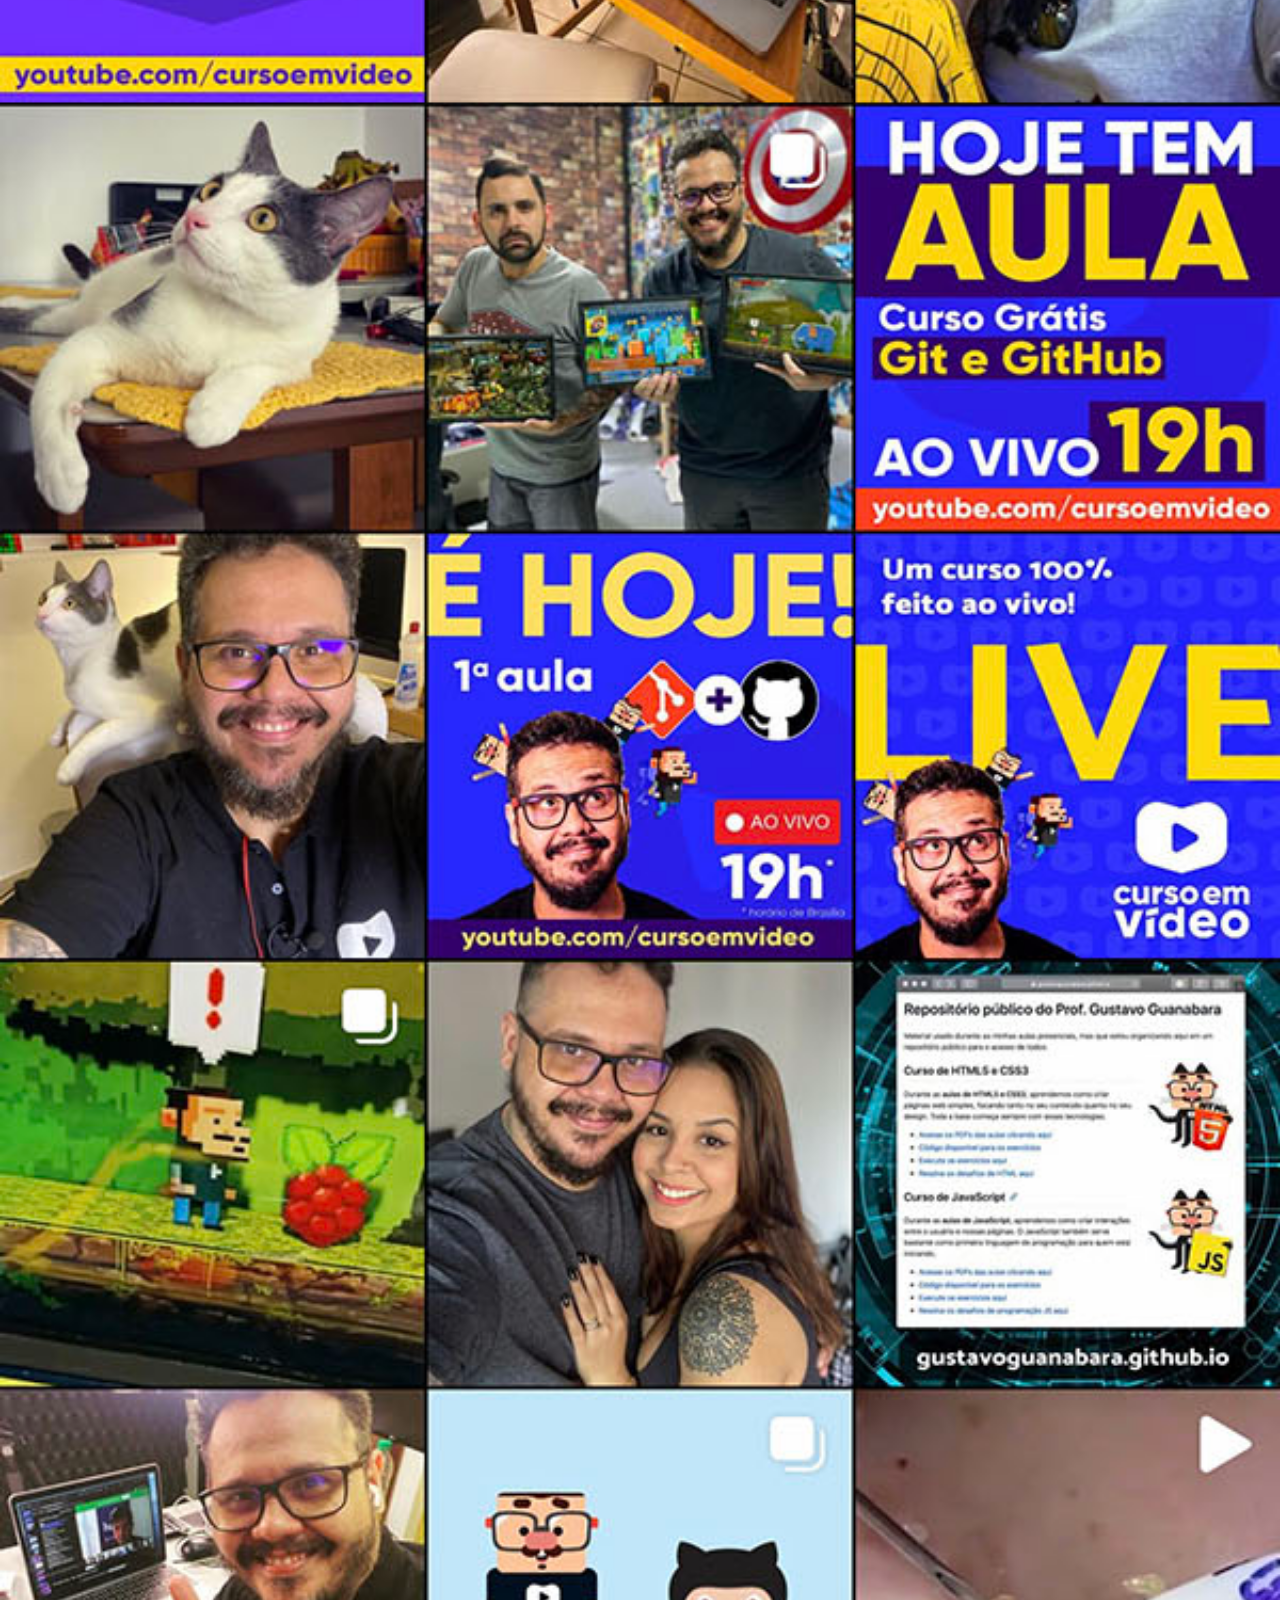
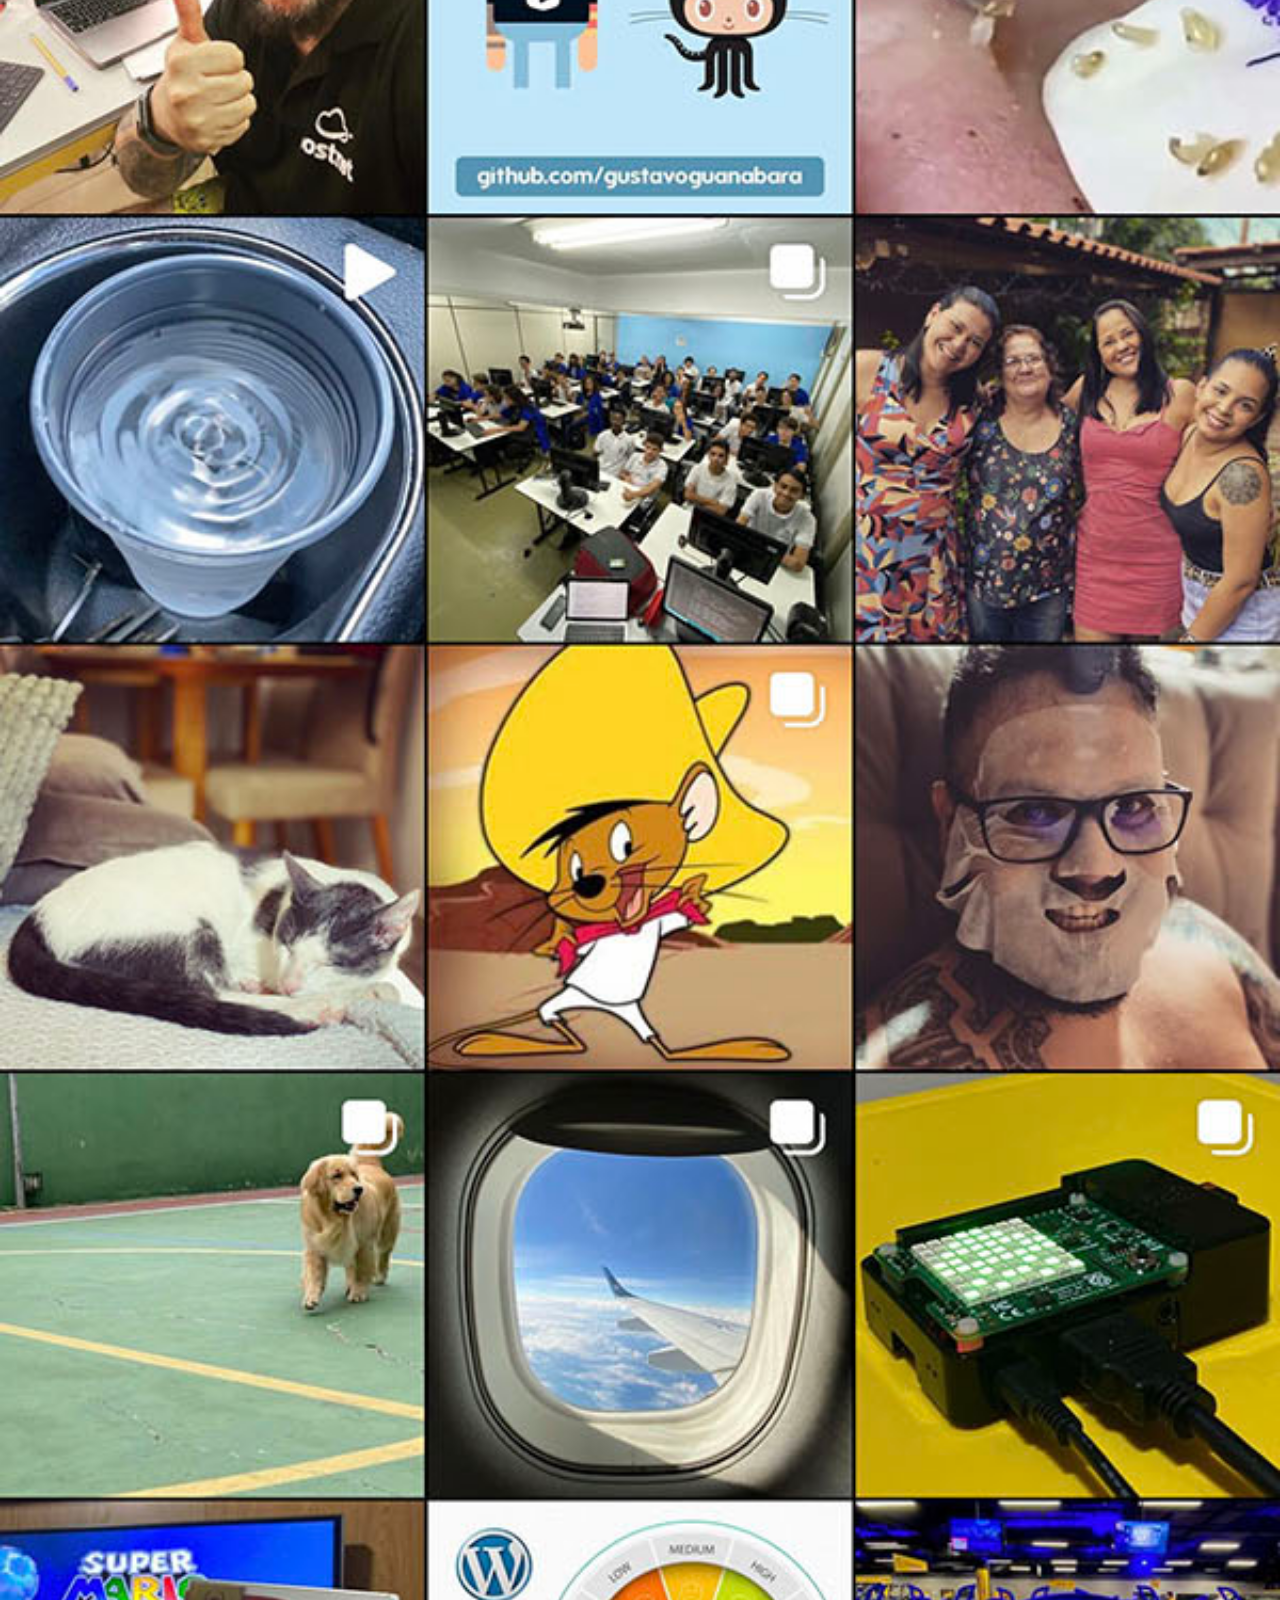
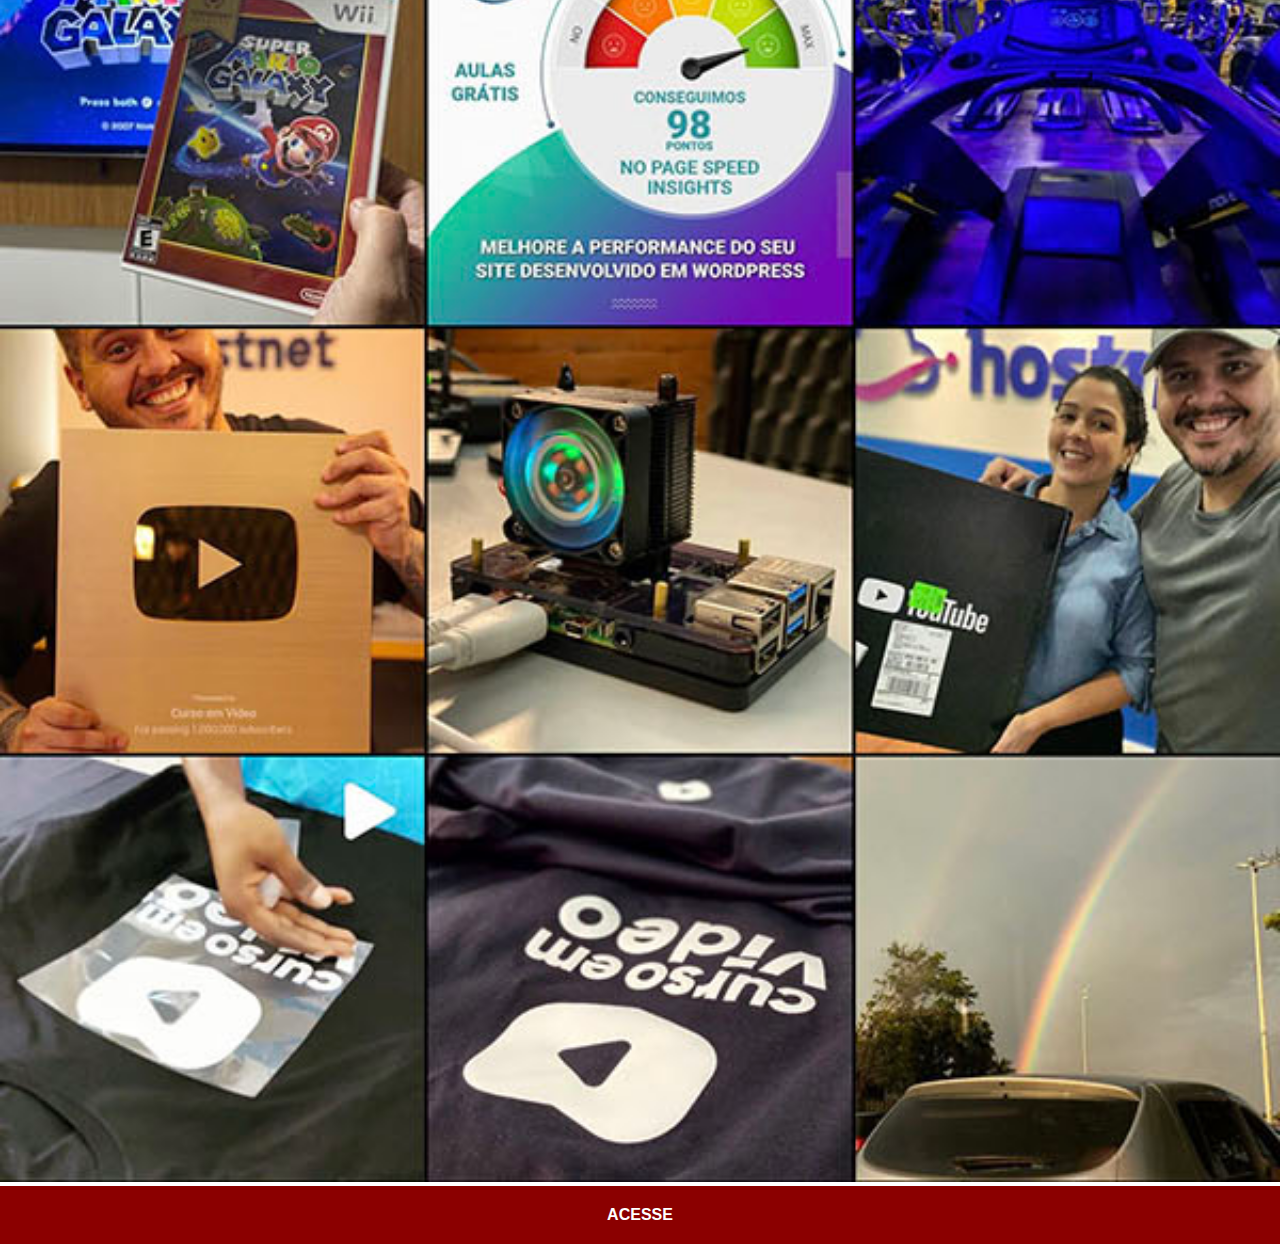
<file: instagram.html>
<!DOCTYPE html>
<html lang="en">
<head>
    <meta charset="UTF-8">
    <meta name="viewport" content="width=device-width, initial-scale=1.0">
    <title>Instagram</title>
    <link rel="stylesheet" href="estilos/social.css">
</head>
<body>
  <img src="imagens/tela-instagram.jpg" alt="Instagram">  
  <a href="https://www.instagram.com/gustavoguanabara/" target="_blank">ACESSE</a>
</body>
</html>
</file>
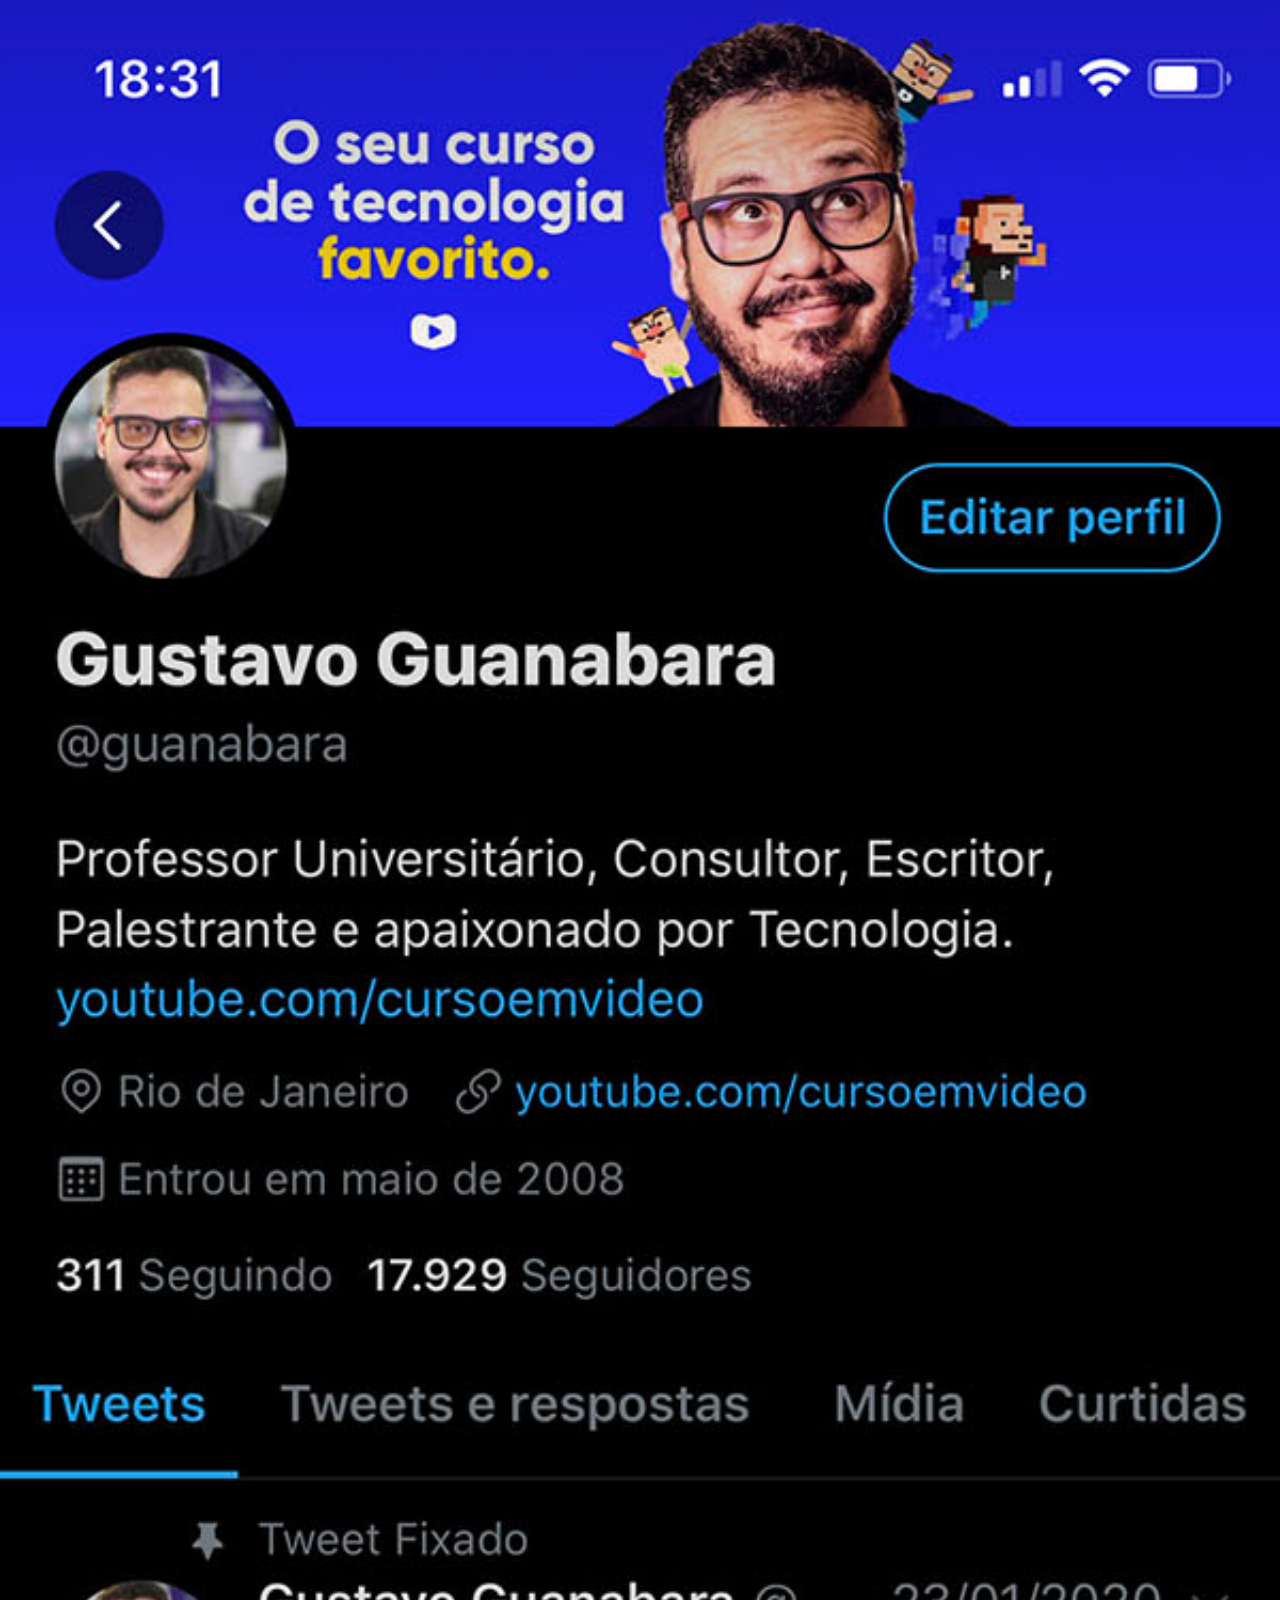
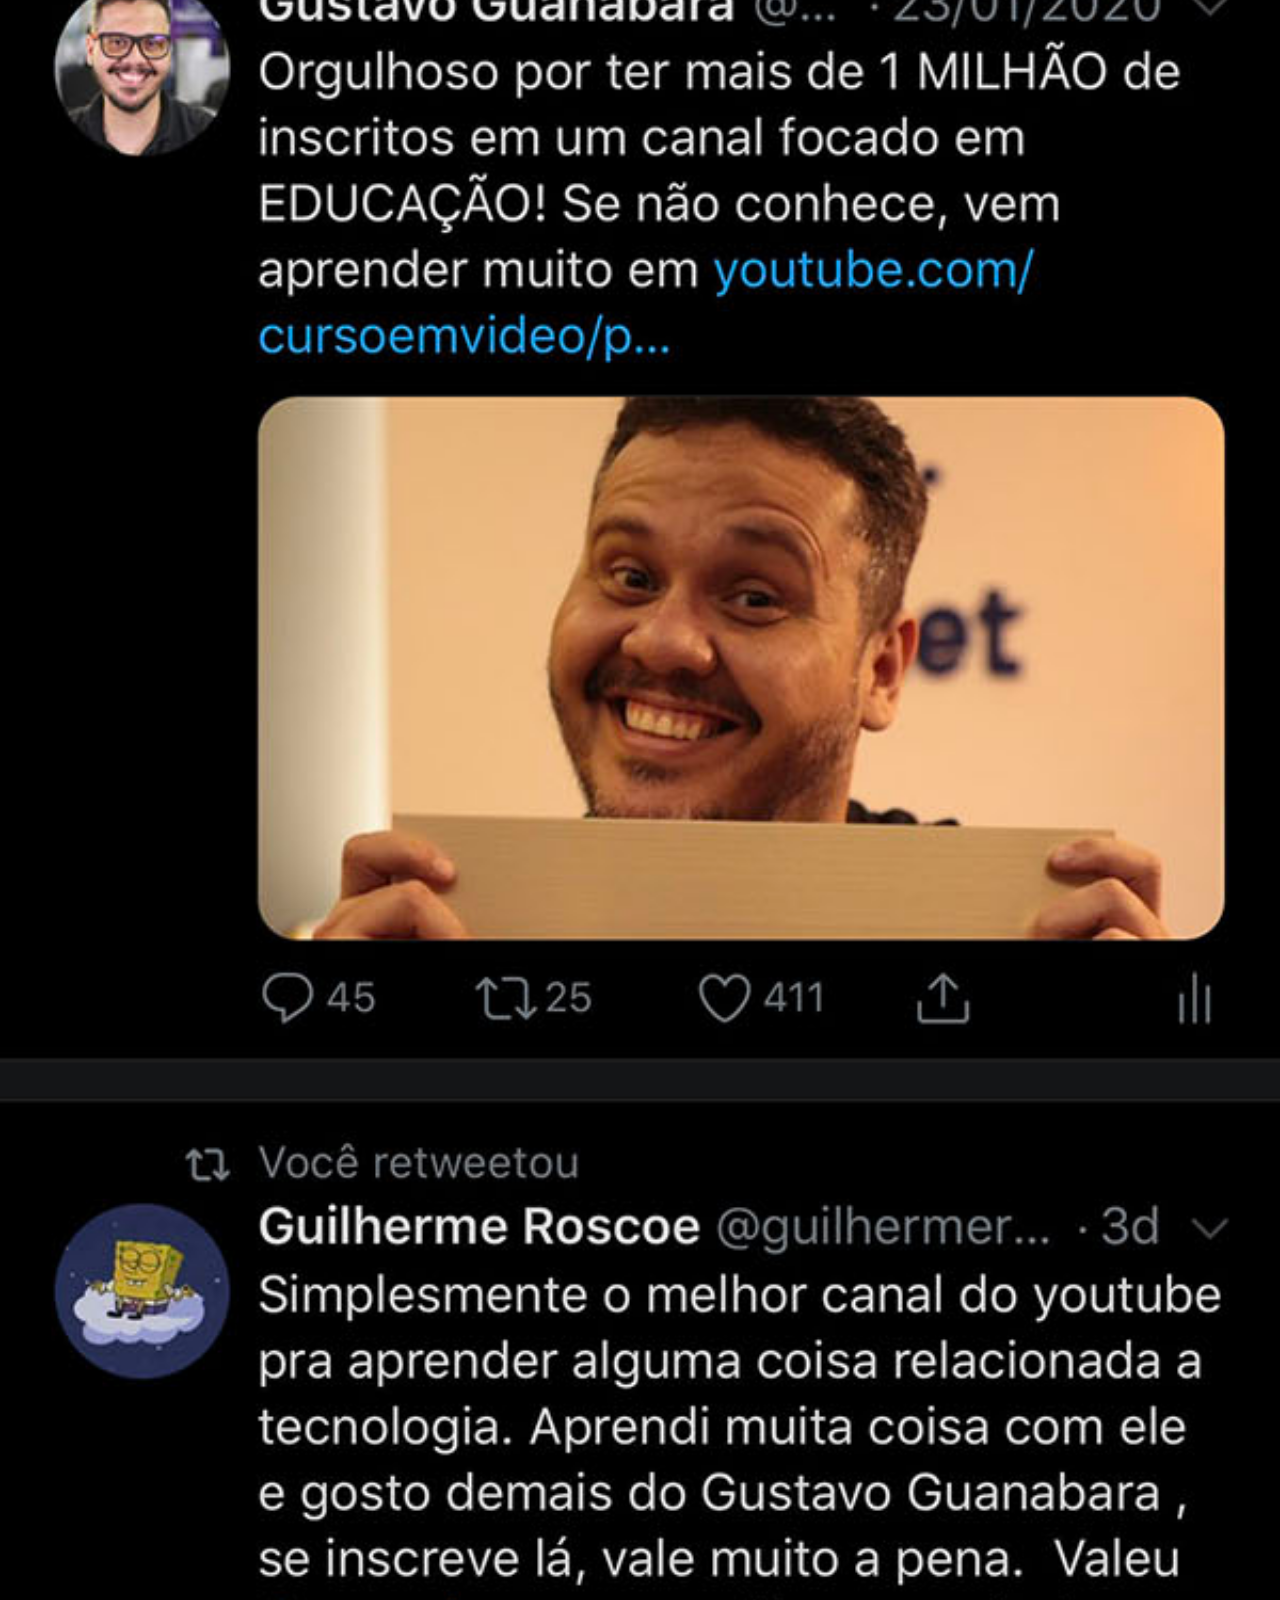
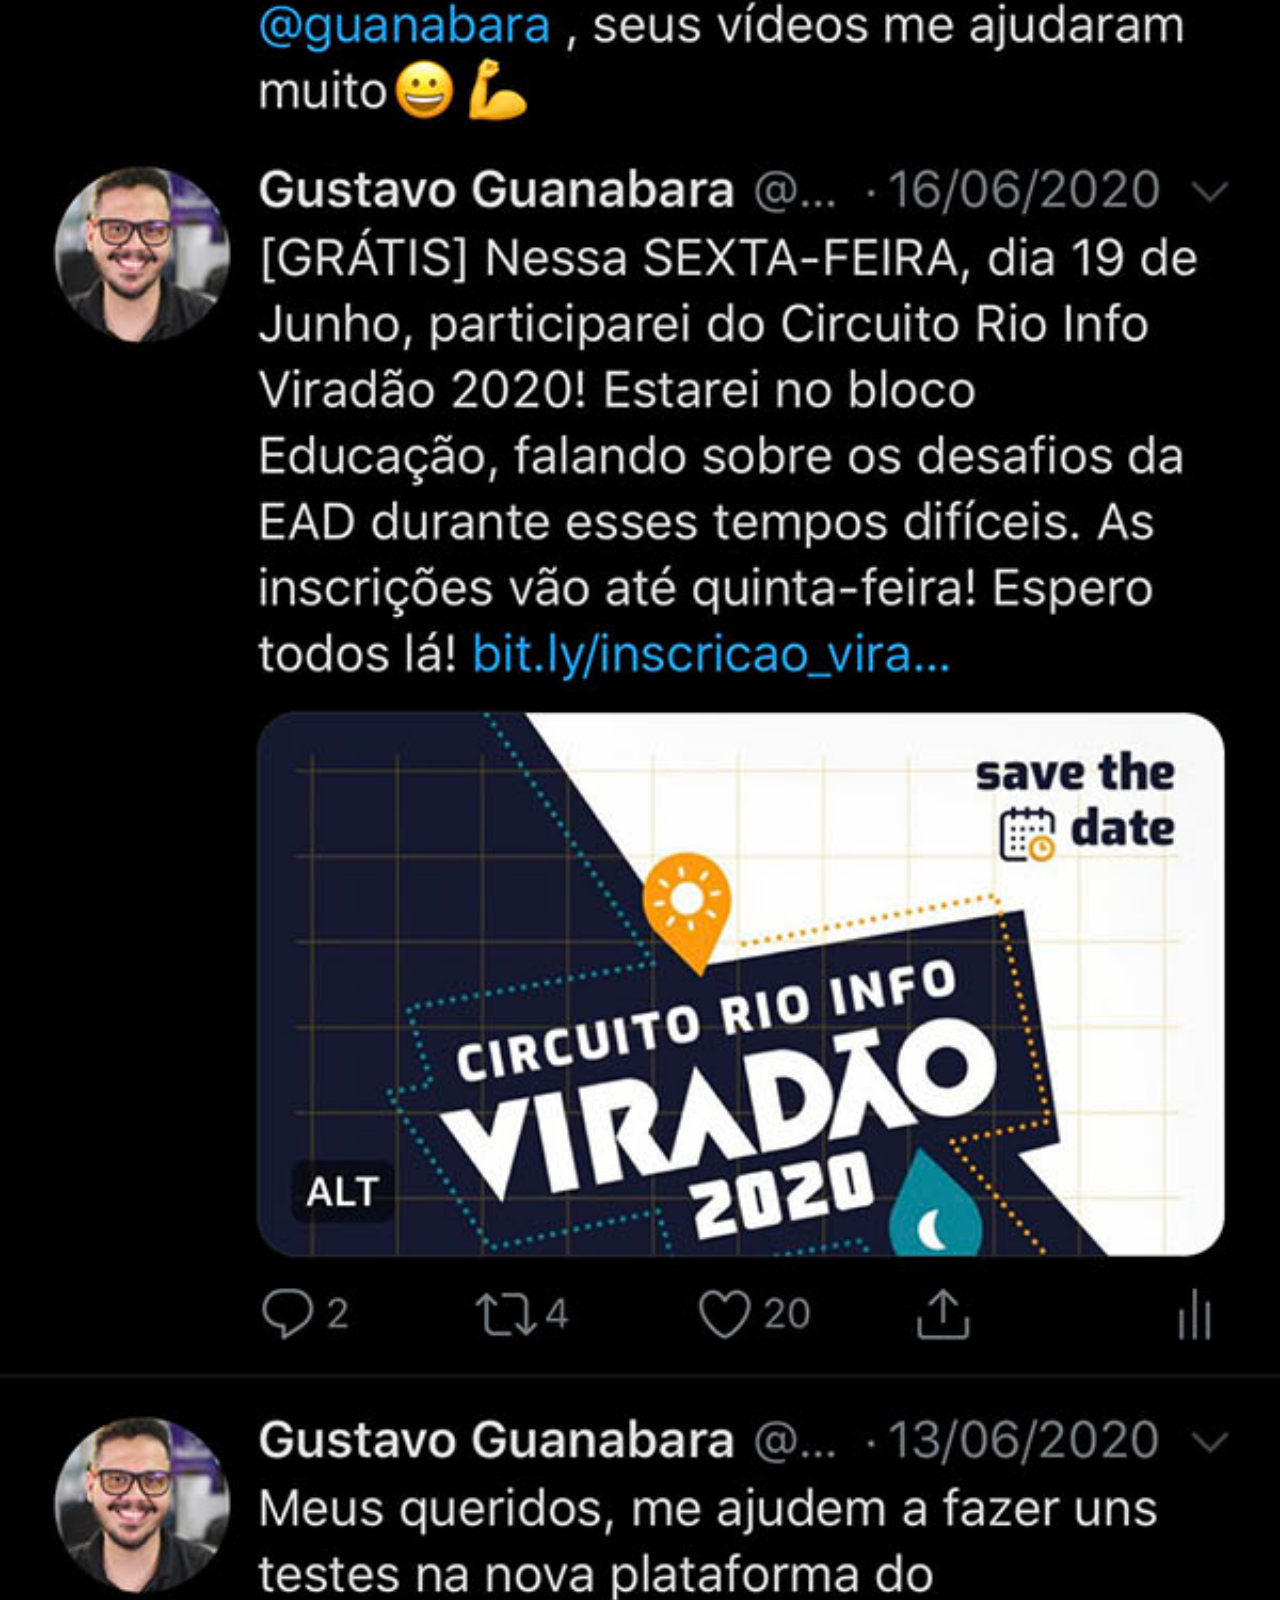
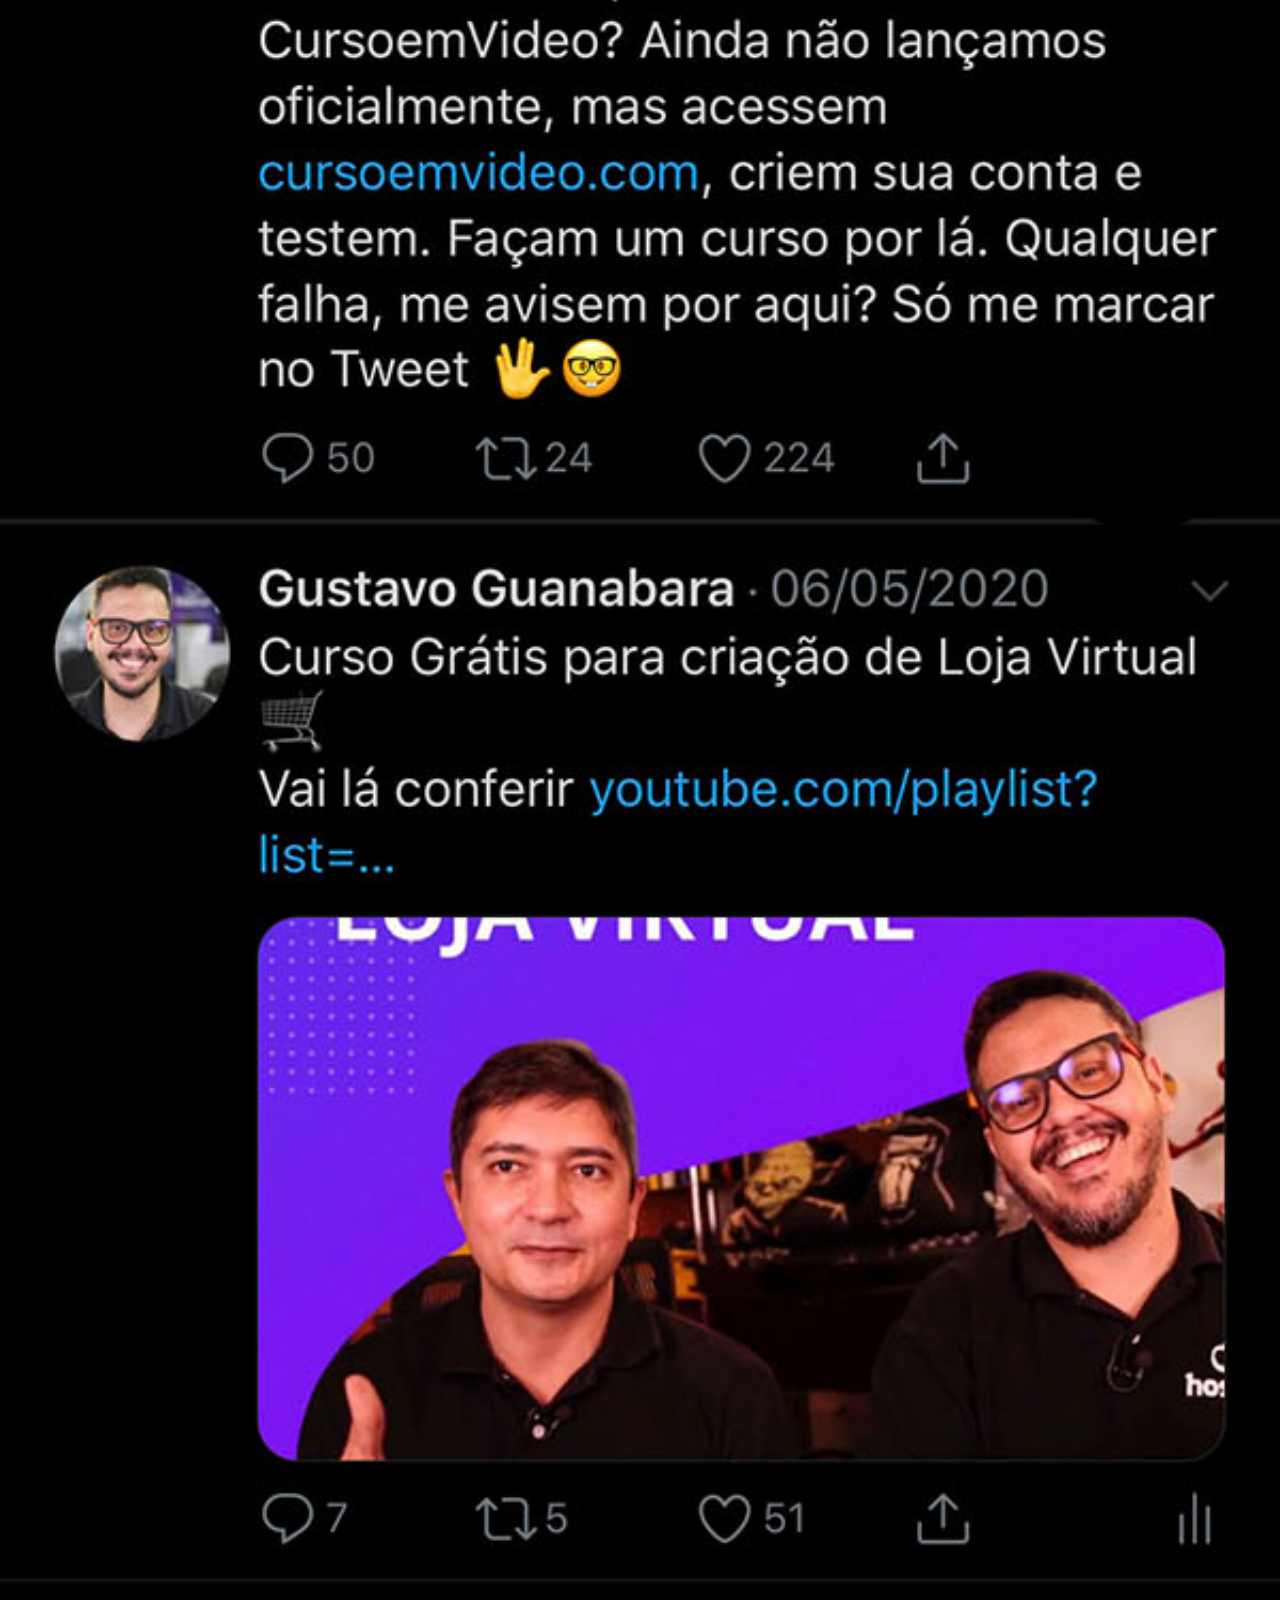
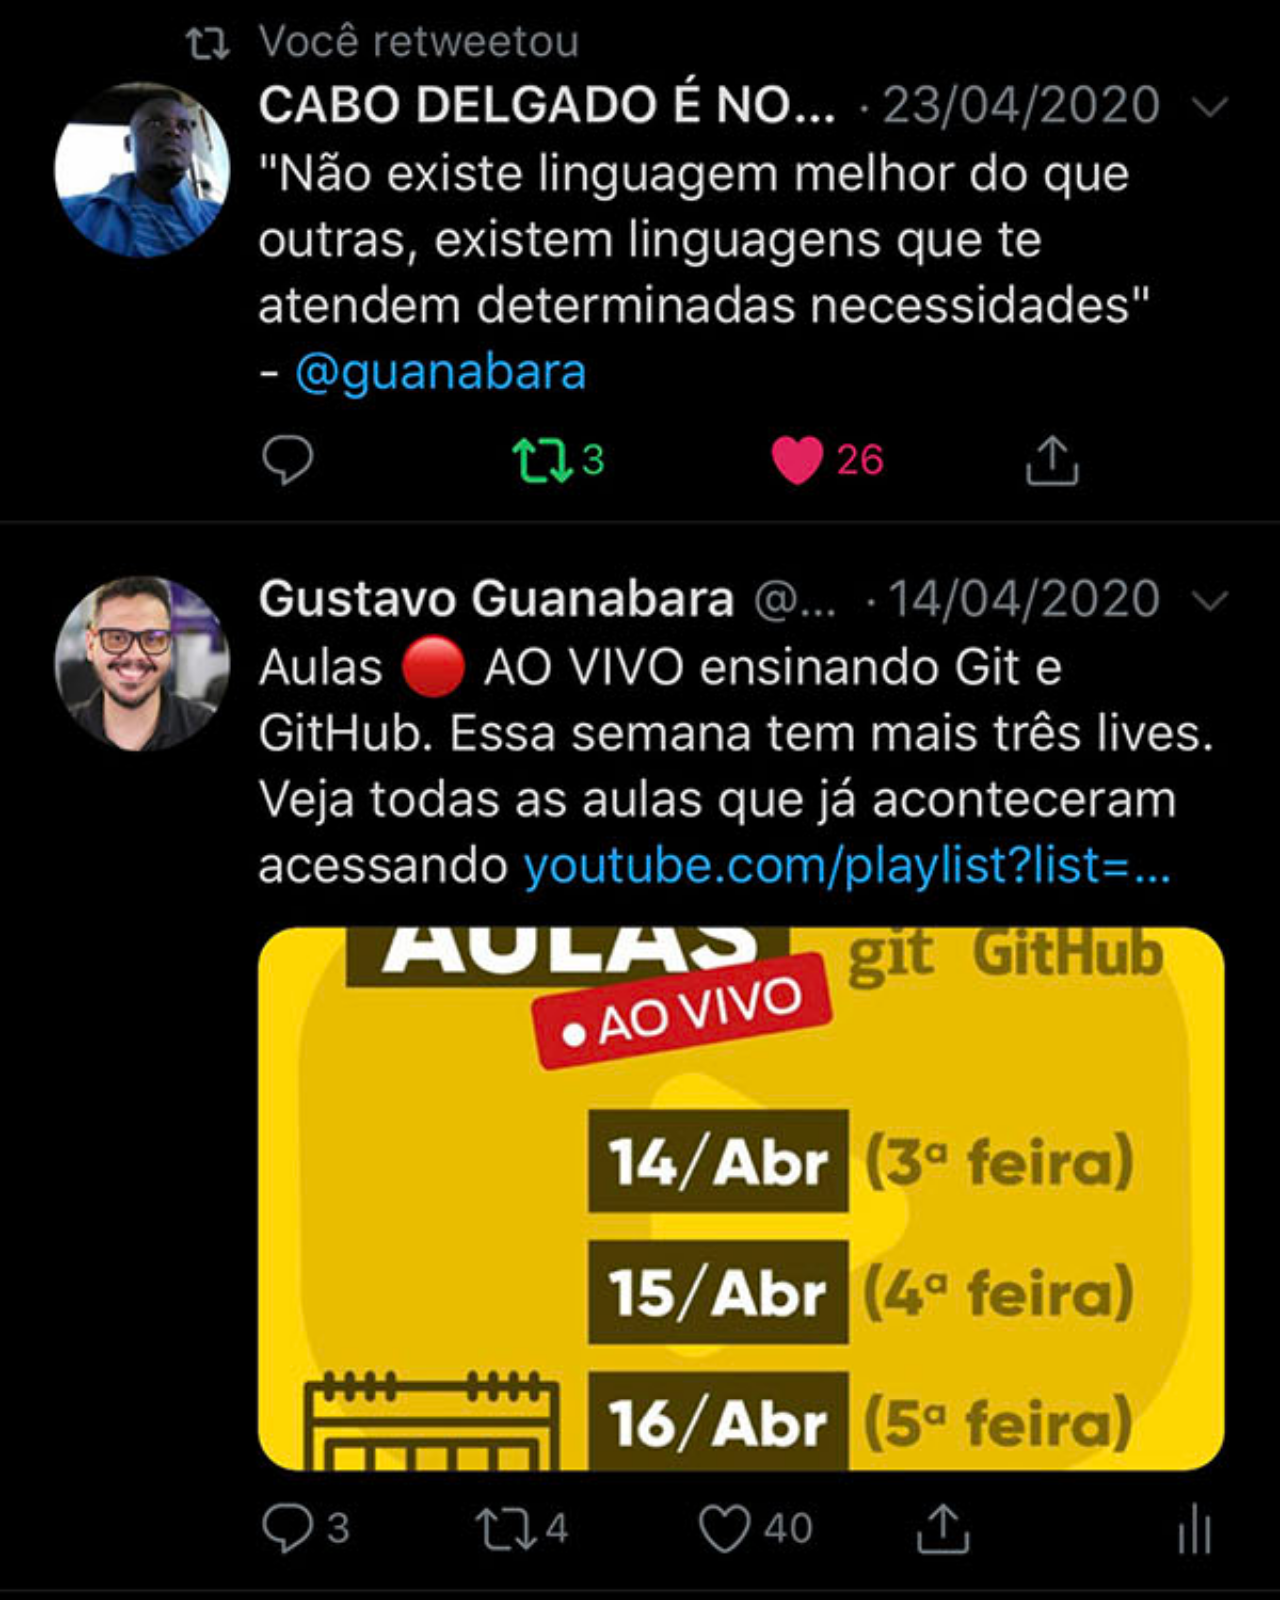
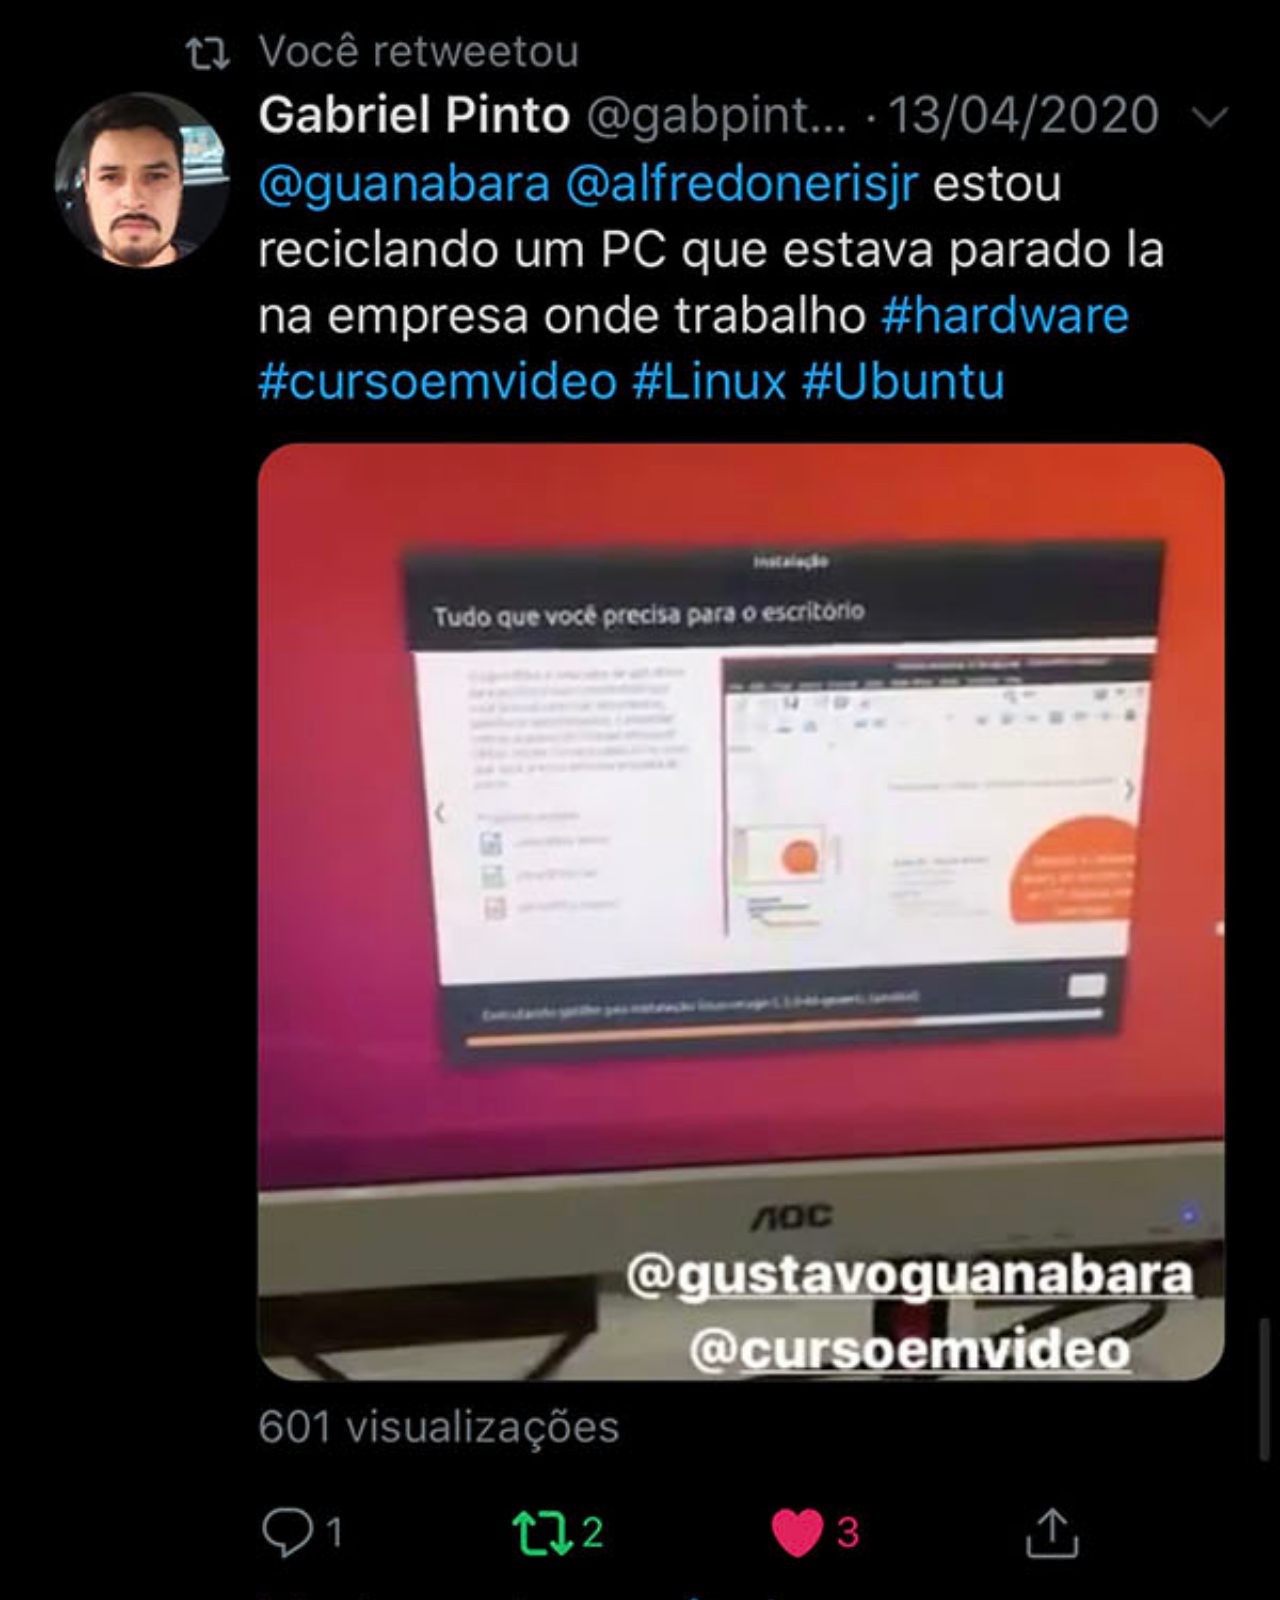
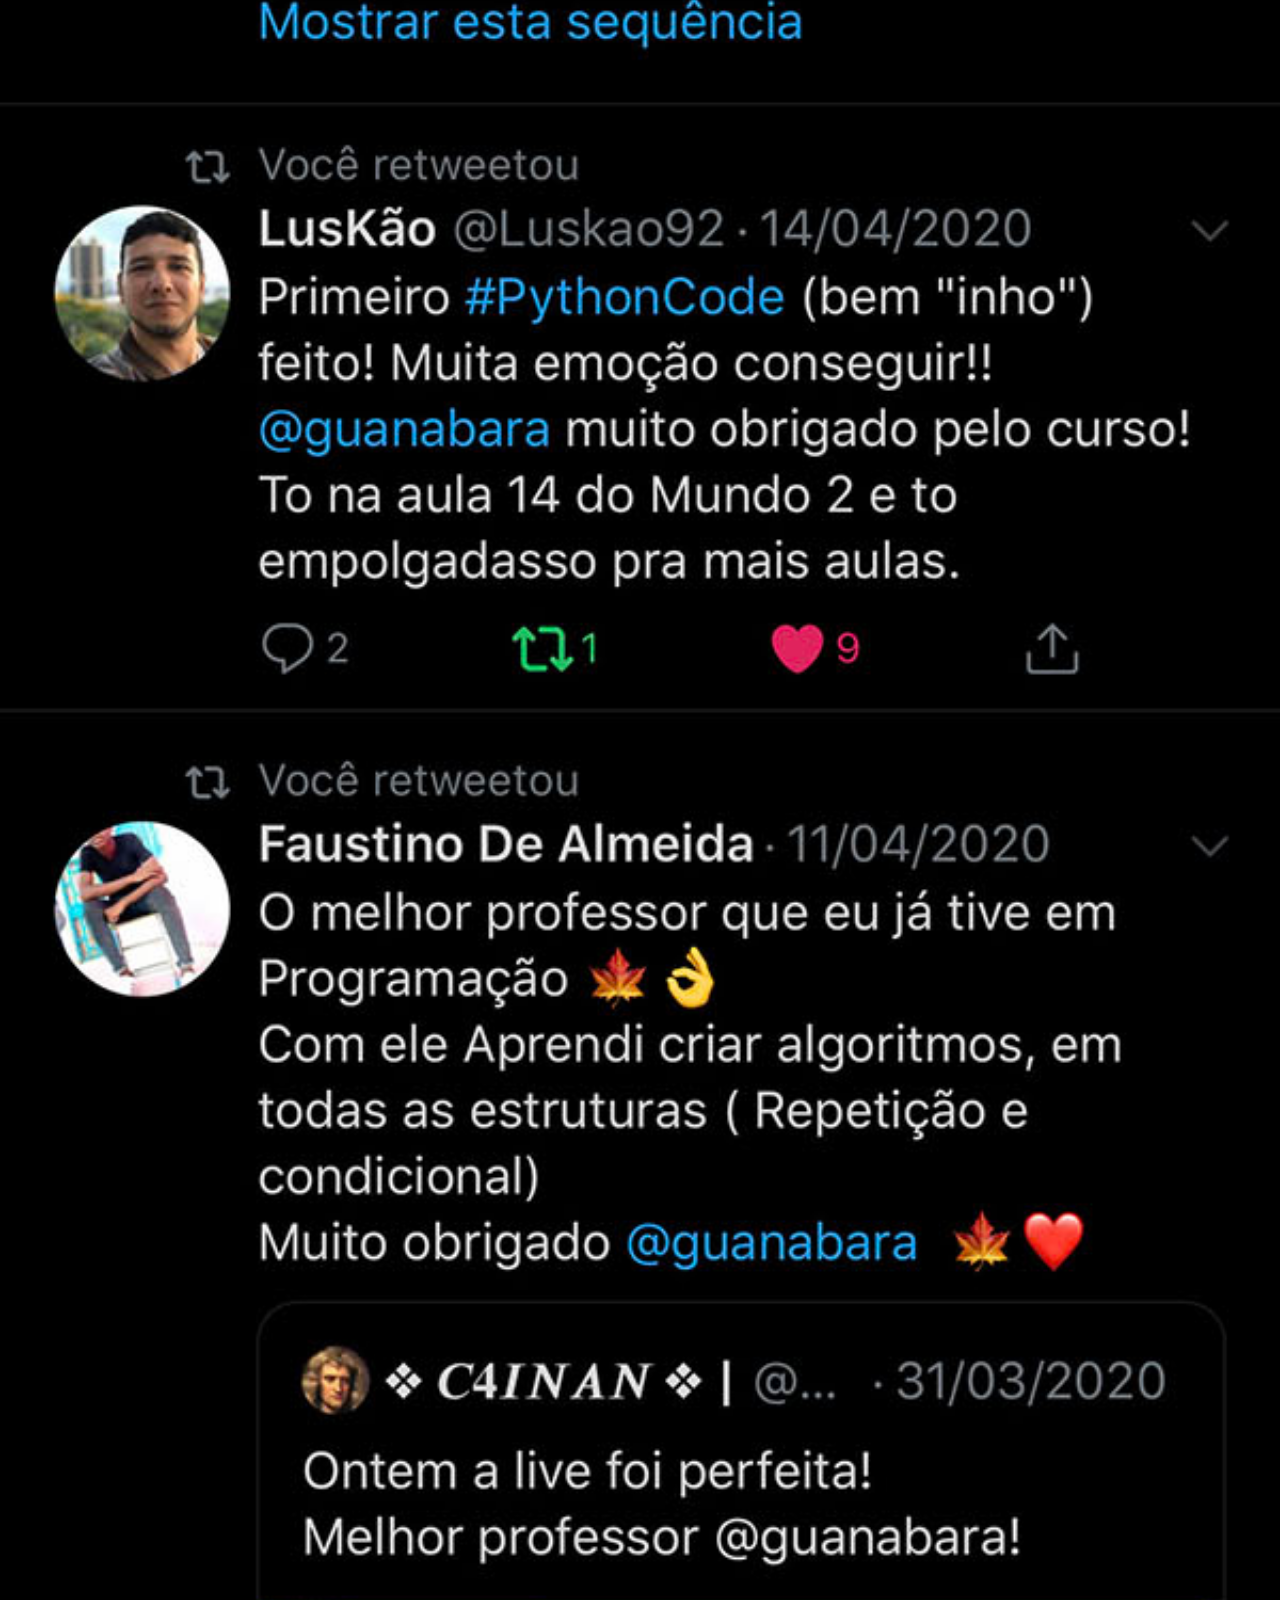
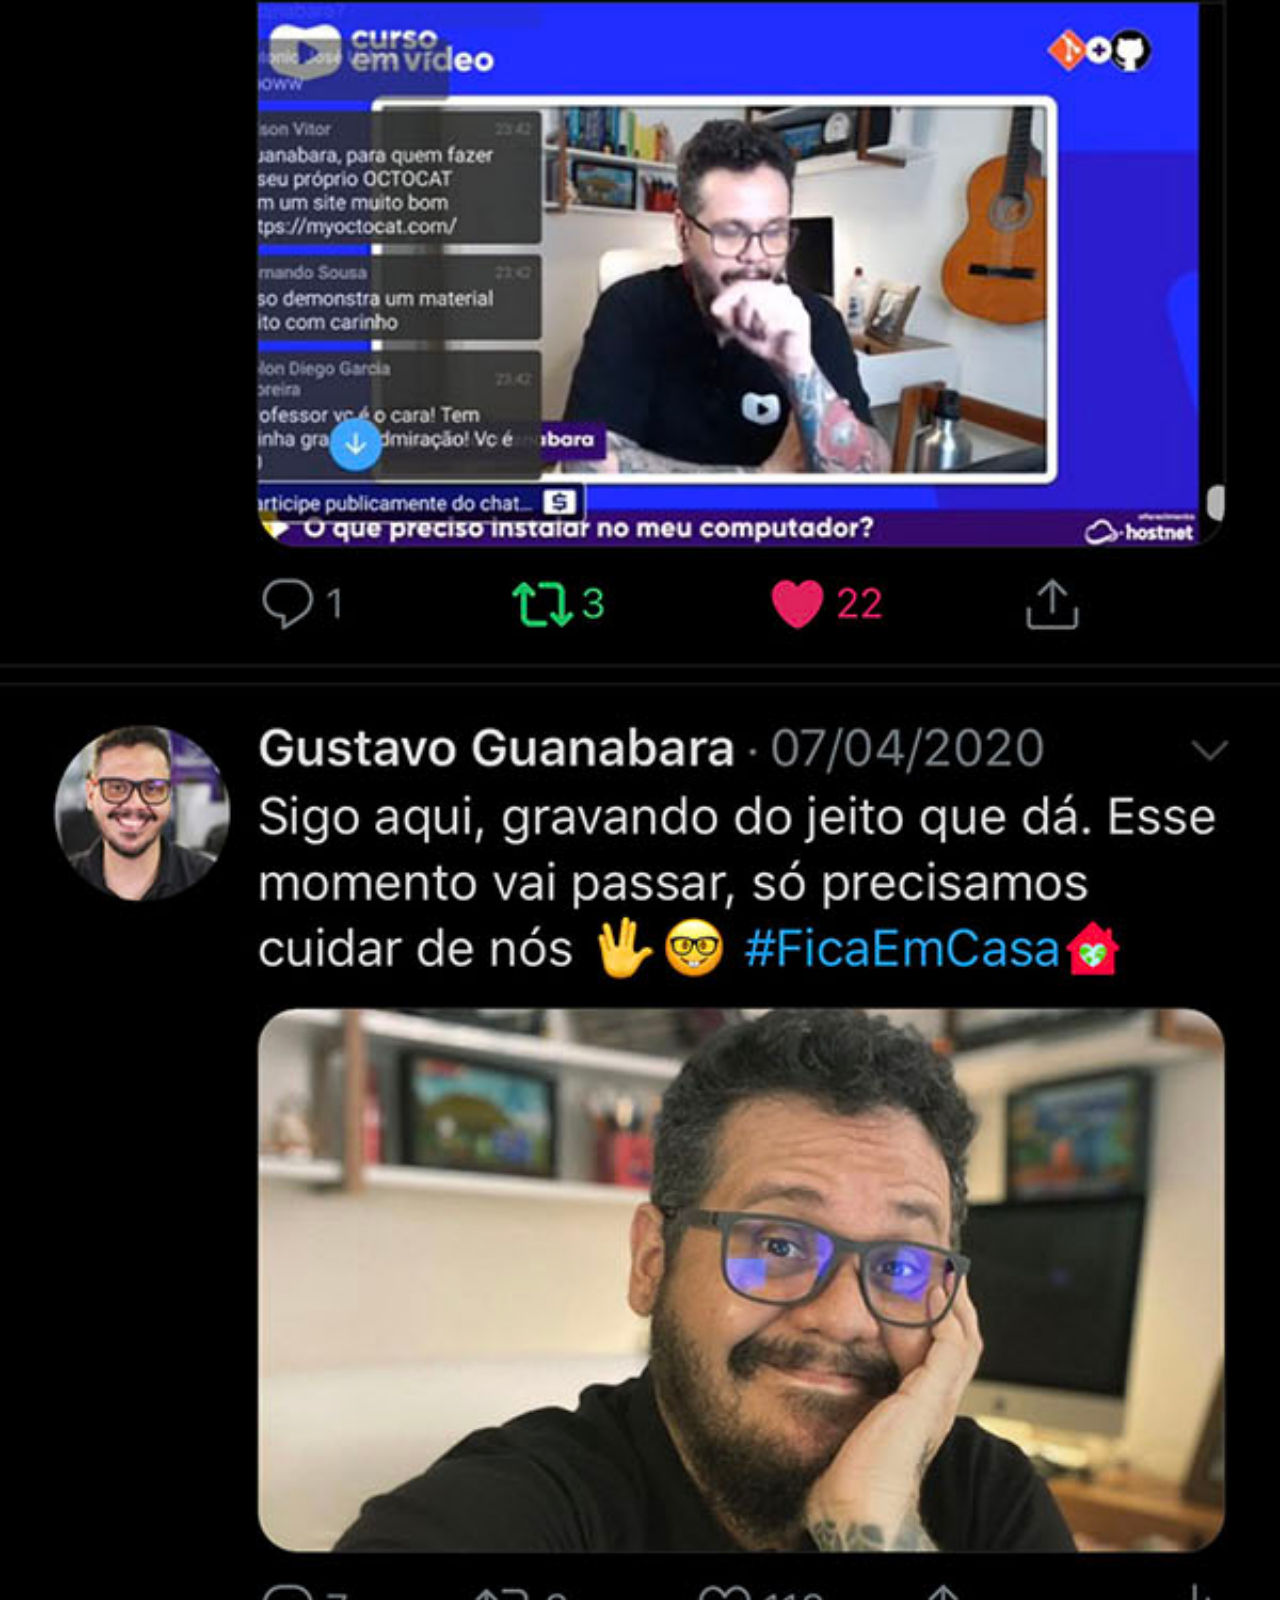
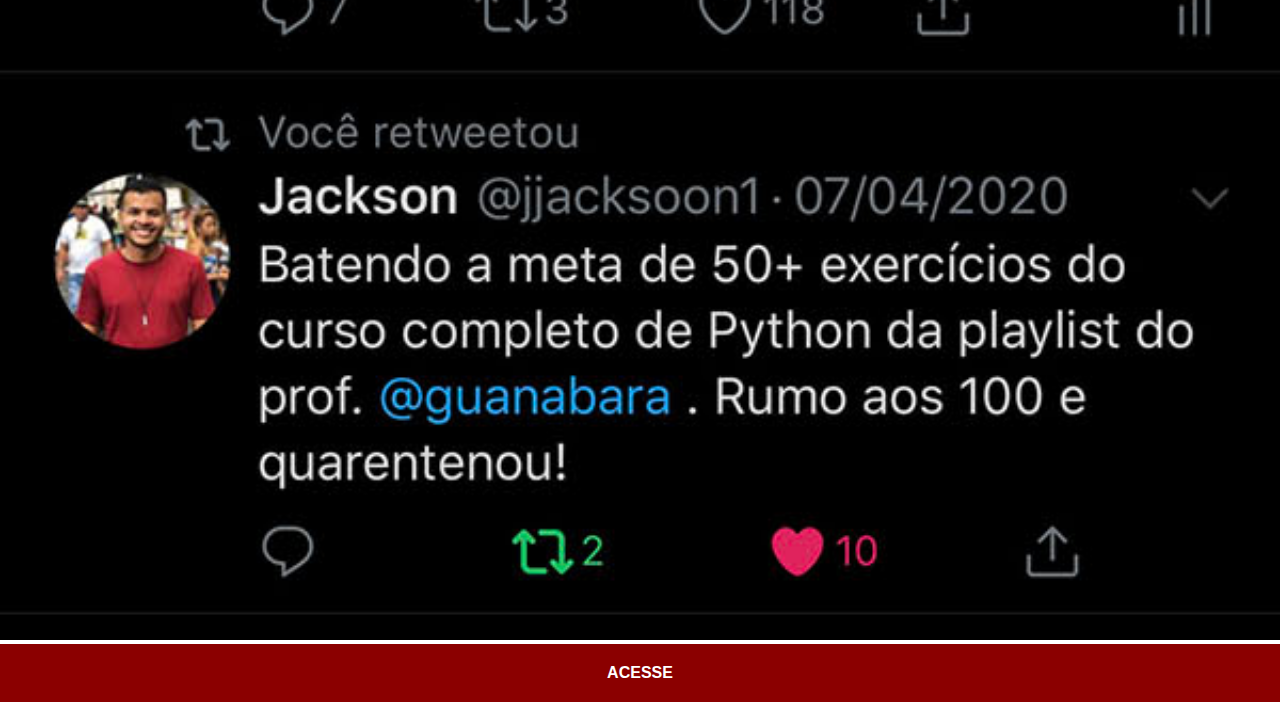
<file: twitter.html>
<!DOCTYPE html>
<html lang="en">
<head>
    <meta charset="UTF-8">
    <meta name="viewport" content="width=device-width, initial-scale=1.0">
    <title>twitter</title>
    <link rel="stylesheet" href="estilos/social.css">
</head>
<body>
<img src="imagens/tela-twitter.jpg" alt="twitter">  
<a href="https://twitter.com/guanabara?ref_src=twsrc%5Egoogle%7Ctwcamp%5Eserp%7Ctwgr%5Eauthor" target="_blank" >ACESSE</a>  
</body>
</html>
</file>
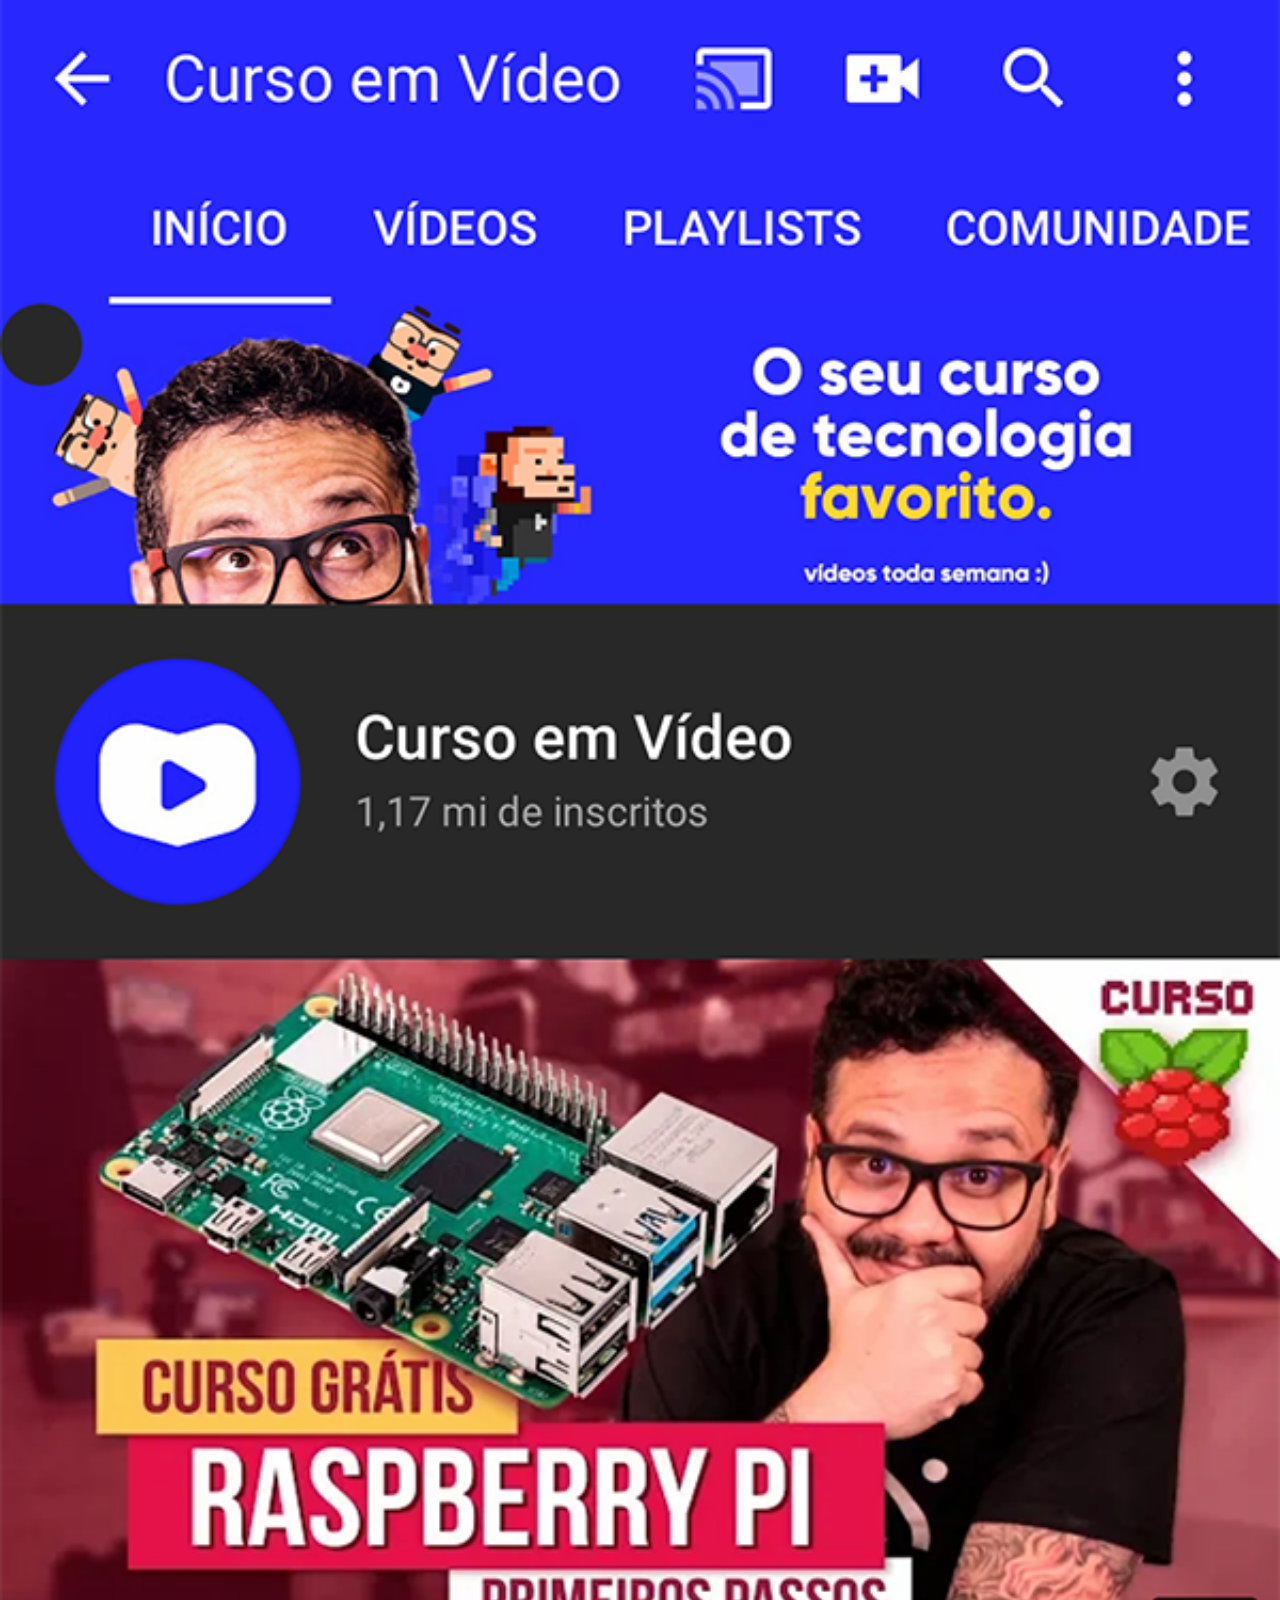
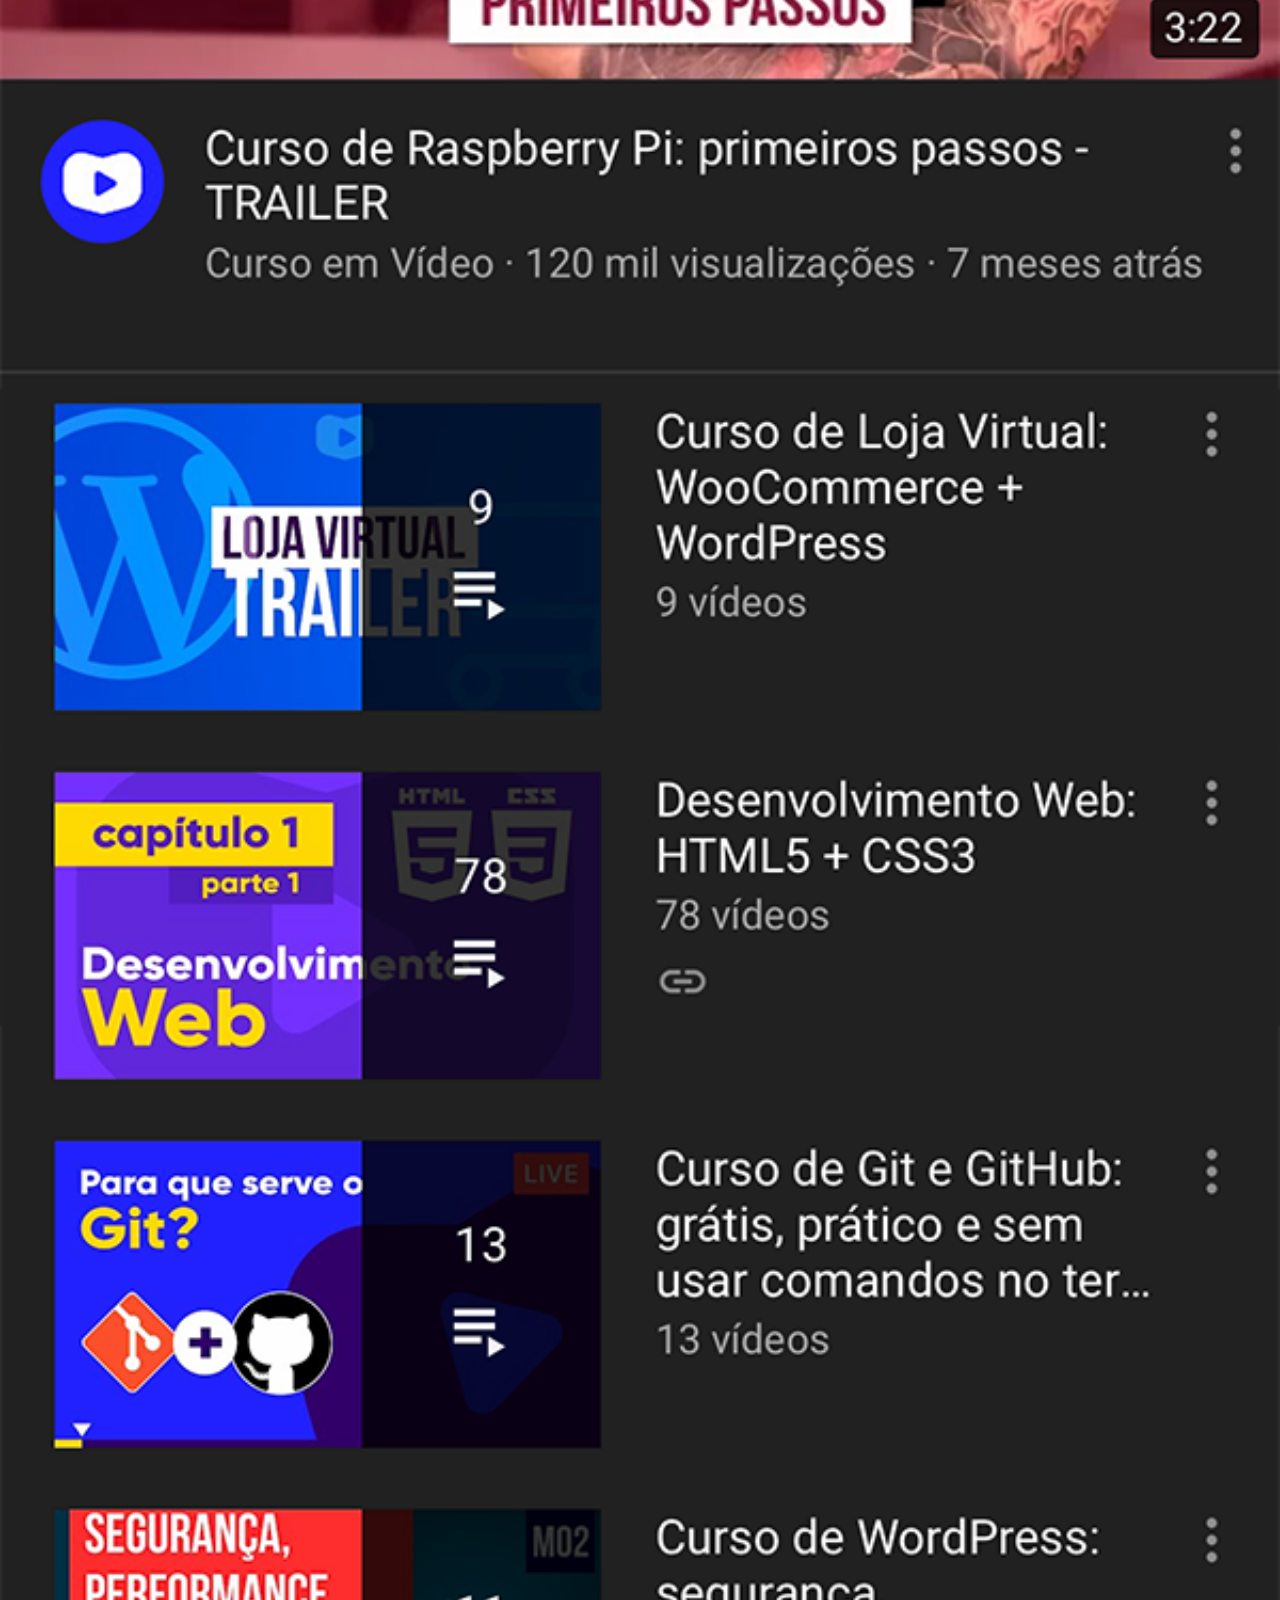
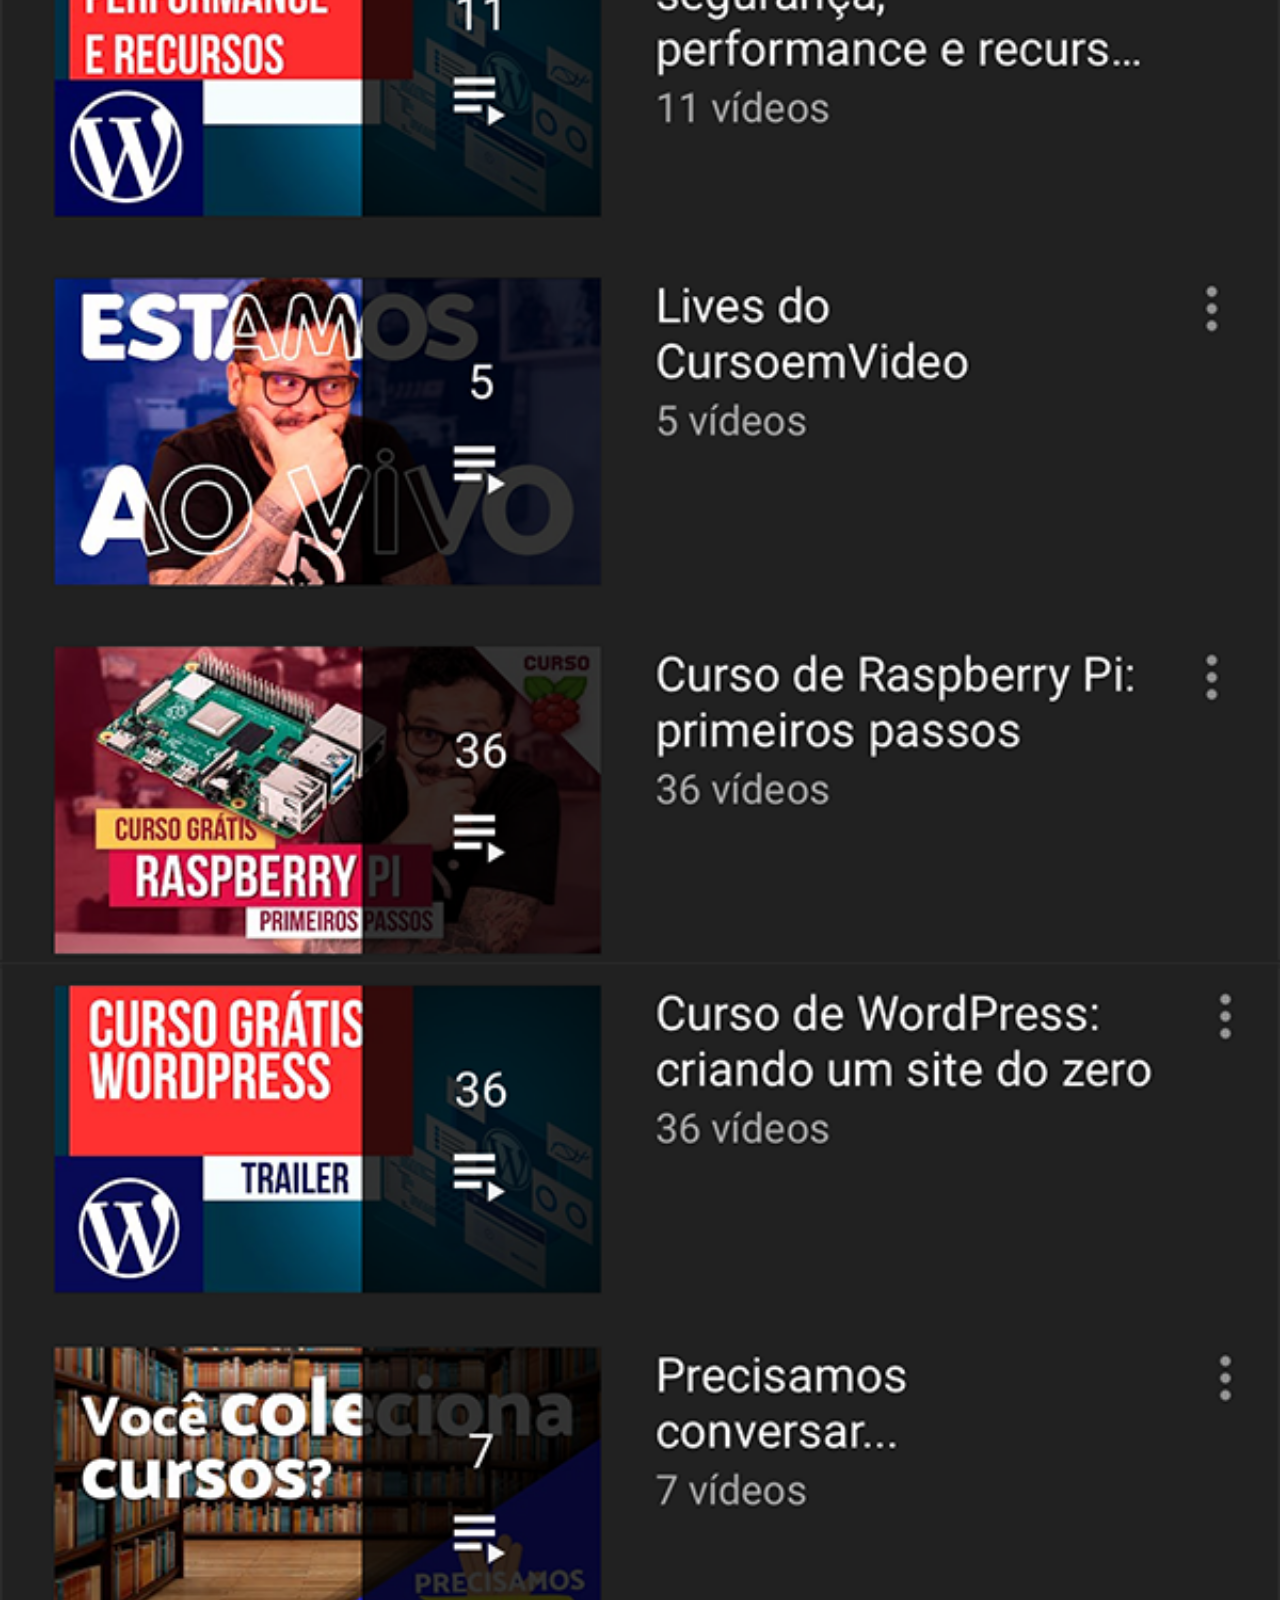
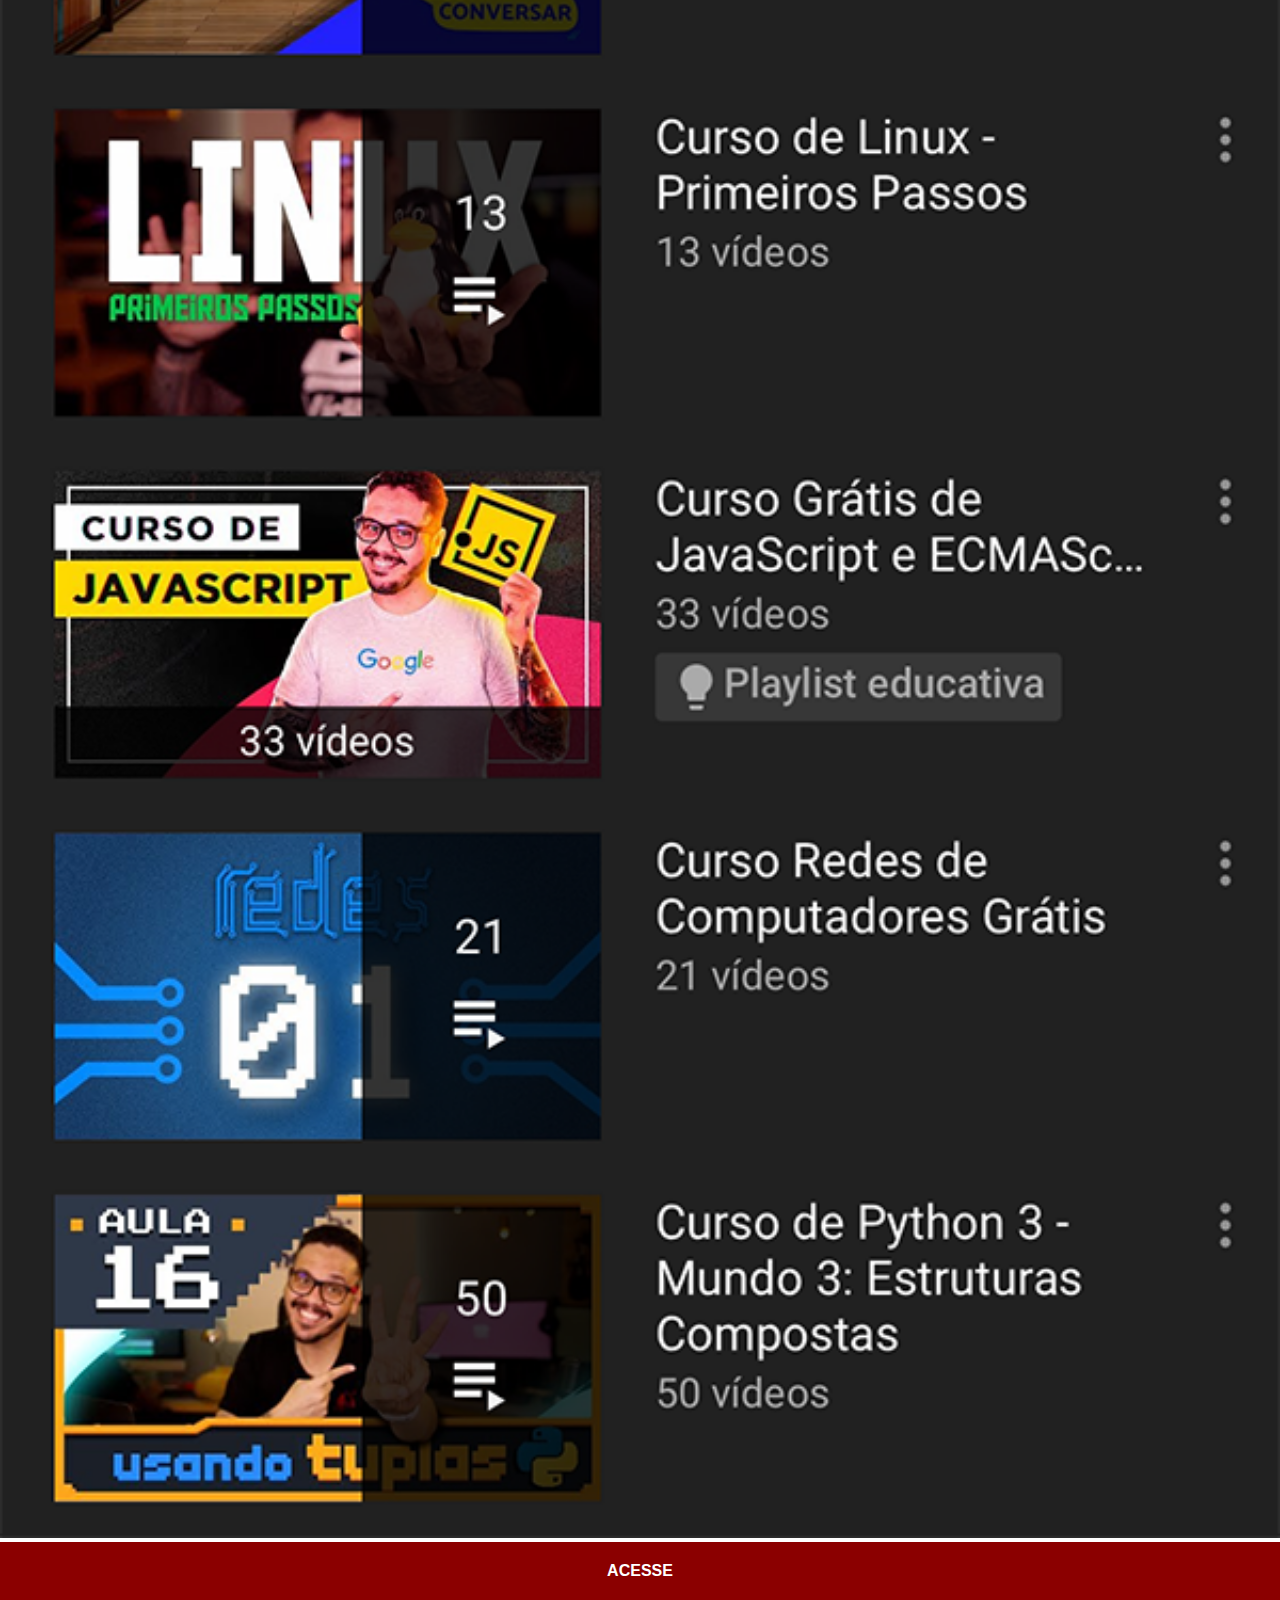
<file: youtube.html>
<!DOCTYPE html>
<html lang="pt-br">
<head>
    <meta charset="UTF-8">
    <meta name="viewport" content="width=device-width, initial-scale=1.0">
    <title>Youtube</title>
    <link rel="stylesheet" href="estilos/social.css">


</head>
<body>
  <img src="imagens/tela-youtube.png" alt="Youtube">  
  <a href="https://www.cursoemvideo.com/" target="_blank">ACESSE</a>
</body>
</html>
</file>
<file: estilos/style.css>
@charset "UTF-8";

* { margin:0px ;
padding: 0px;
font-family: Arial, Helvetica, sans-serif;}

html, body{
height: 100vh;
width: 100vw;
background-color: black;

}
main{
    height: 100vh;
    position: relative;
    }
body{
    background: url('../imagens/fundo-madeira.jpg') no-repeat top center;
    background-size: cover;
    background-attachment: fixed;
}
section#telefone{
position: absolute;
top: 50%;
left: 50%;
transform: translate(-50%, -50%);
height: 627px;   
width: 311px;

background:url('../imagens/frame-iphone.png')no-repeat
}
iframe#tela{ 
position: relative;
top:80px;
left: 22px;
width:267px;
height: 471px;
}
section#redes-sociais{text-align: right;}
section#redes-sociais>a>img{
width: 50px;
margin: 10px;
border-radius: 50%;
box-shadow: 2px 2px 5px rgba(0, 0, 0, 0.405);
box-sizing: border-box;
}
section#redes-sociais img:hover{
border: 2px solid white;
transform: translate(-3px -3px);
box-shadow: 5px 5px 10px  black;
transition: transform 0.3s, border 1s;
}
</file>
<file: estilos/social.css>
@charset "UTF-8";

* {margin:0px;
    padding:0px;
    font-family: Arial, Helvetica, sans-serif;

  }
  ::-webkit-scrollbar{
width: 0px;
height: 0px;

  }
  img {
    width: 100vw;
    
}  
  a {display: block;
    background-color: darkred;
    color: white;
    padding: 20px;
    text-align: center;
    font-weight: bolder;
    text-decoration: none;
}
  a:hover{
background-color: red;

  }
</file>
